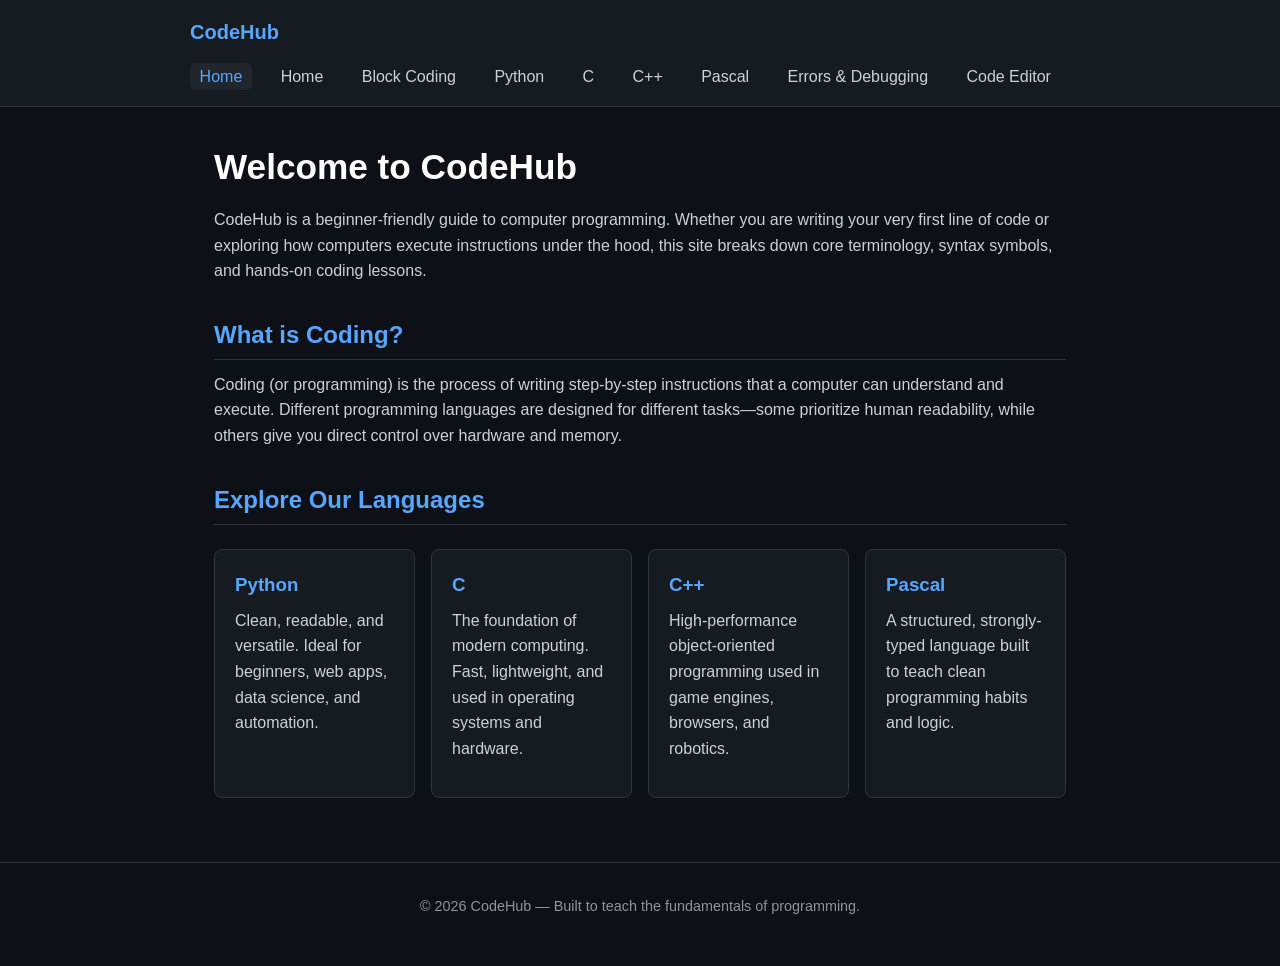
<file: index.html>
<!DOCTYPE html>
<html lang="en">
<head>
  <meta charset="UTF-8">
  <meta name="viewport" content="width=device-width, initial-scale=1.0">
  <title>CodeHub | Learn Programming Languages</title>
  <link rel="stylesheet" href="style.css">
</head>
<body>
  <header>
    <nav>
      <a href="index.html" class="logo">CodeHub</a>
      <ul class="nav-links">
        <li><a href="index.html" class="active">Home</a></li>
        <ul class="nav-links">
        <li><a href="index.html">Home</a></li>
        <li><a href="blocks.html">Block Coding</a></li>
        <li><a href="python.html">Python</a></li>
        <li><a href="c.html">C</a></li>
        <li><a href="cpp.html">C++</a></li>
        <li><a href="pascal.html">Pascal</a></li>
        <li><a href="errors.html">Errors &amp; Debugging</a></li>
        <li><a href="editor.html">Code Editor</a></li>
      </ul>
    </nav>
  </header>

  <main>
    <h1>Welcome to CodeHub</h1>
    <p>CodeHub is a beginner-friendly guide to computer programming. Whether you are writing your very first line of code or exploring how computers execute instructions under the hood, this site breaks down core terminology, syntax symbols, and hands-on coding lessons.</p>

    <h2>What is Coding?</h2>
    <p>Coding (or programming) is the process of writing step-by-step instructions that a computer can understand and execute. Different programming languages are designed for different tasks—some prioritize human readability, while others give you direct control over hardware and memory.</p>

    <h2>Explore Our Languages</h2>
    <div class="card-grid">
      <a href="python.html" class="card">
        <h3>Python</h3>
        <p>Clean, readable, and versatile. Ideal for beginners, web apps, data science, and automation.</p>
      </a>
      <a href="c.html" class="card">
        <h3>C</h3>
        <p>The foundation of modern computing. Fast, lightweight, and used in operating systems and hardware.</p>
      </a>
      <a href="cpp.html" class="card">
        <h3>C++</h3>
        <p>High-performance object-oriented programming used in game engines, browsers, and robotics.</p>
      </a>
      <a href="pascal.html" class="card">
        <h3>Pascal</h3>
        <p>A structured, strongly-typed language built to teach clean programming habits and logic.</p>
      </a>
    </div>
  </main>

  <footer>
    <p>&copy; 2026 CodeHub &mdash; Built to teach the fundamentals of programming.</p>
  </footer>
</body>
</html>
</file>
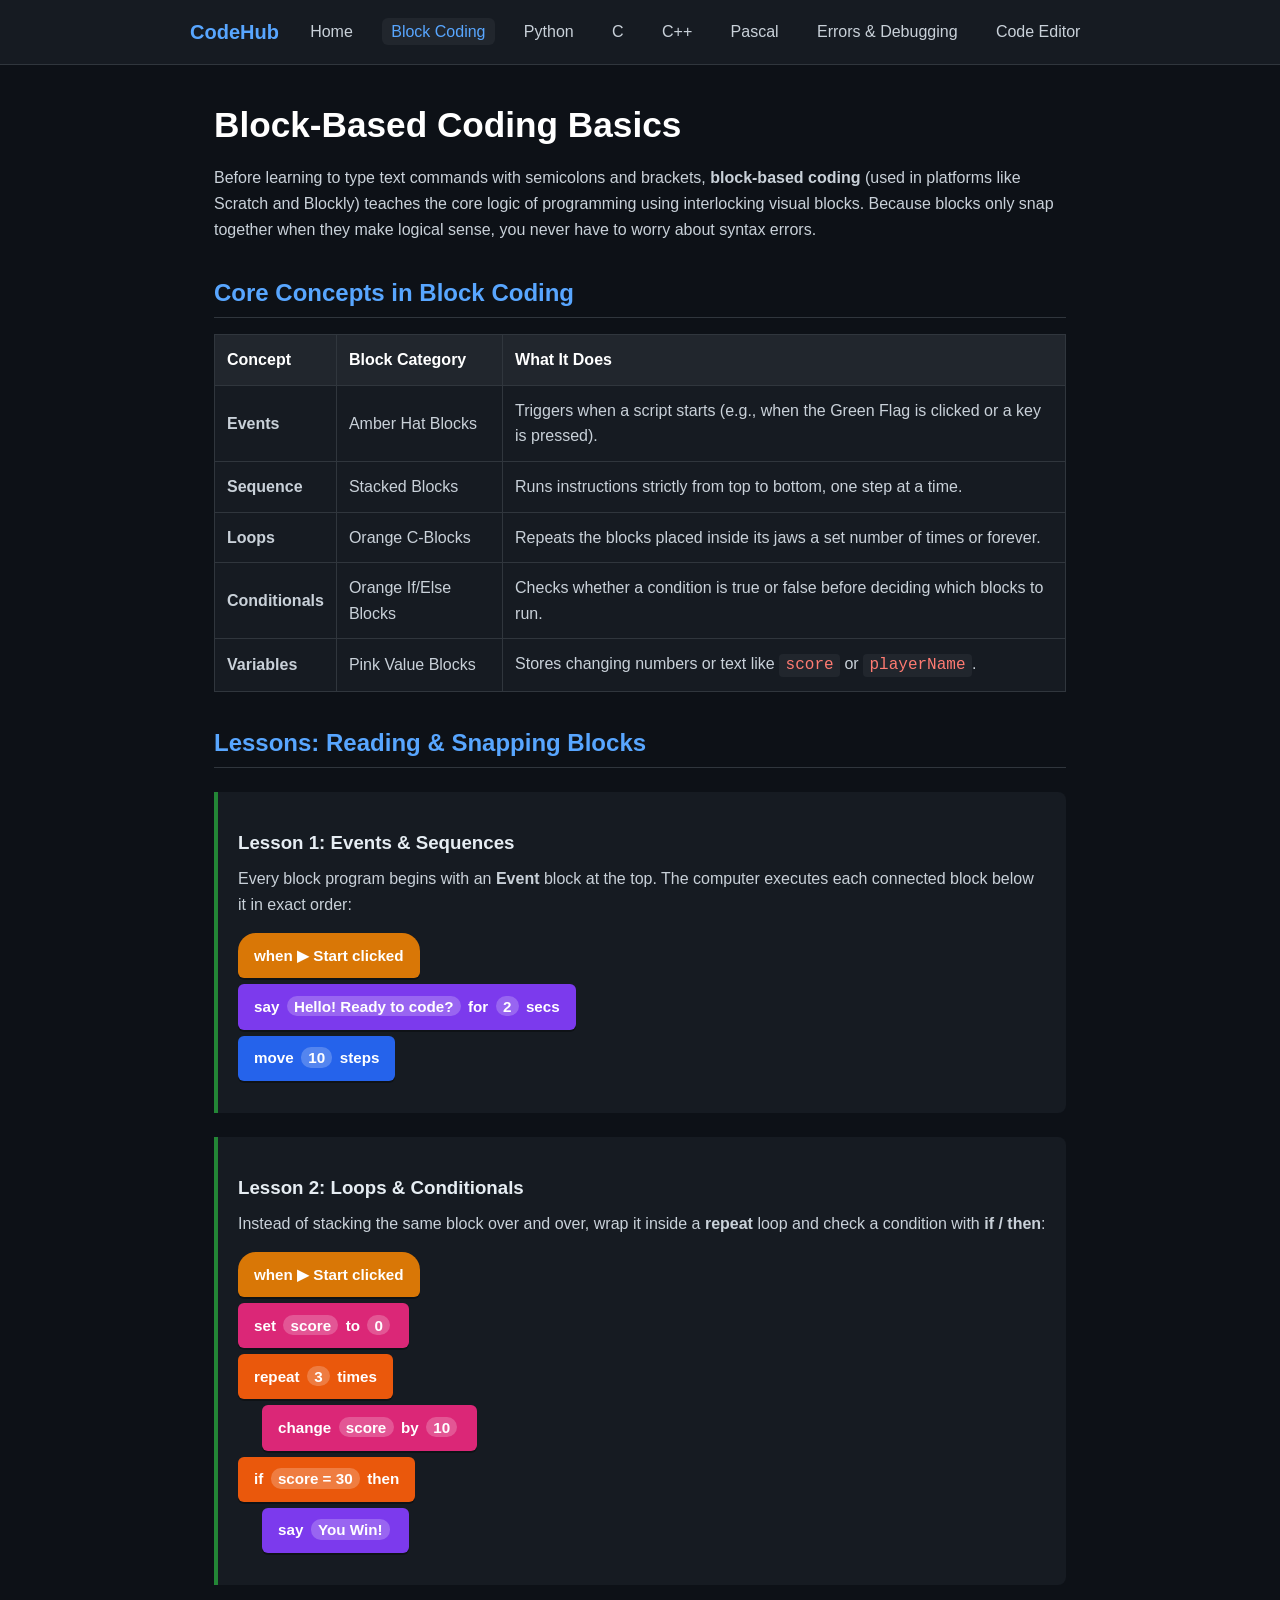
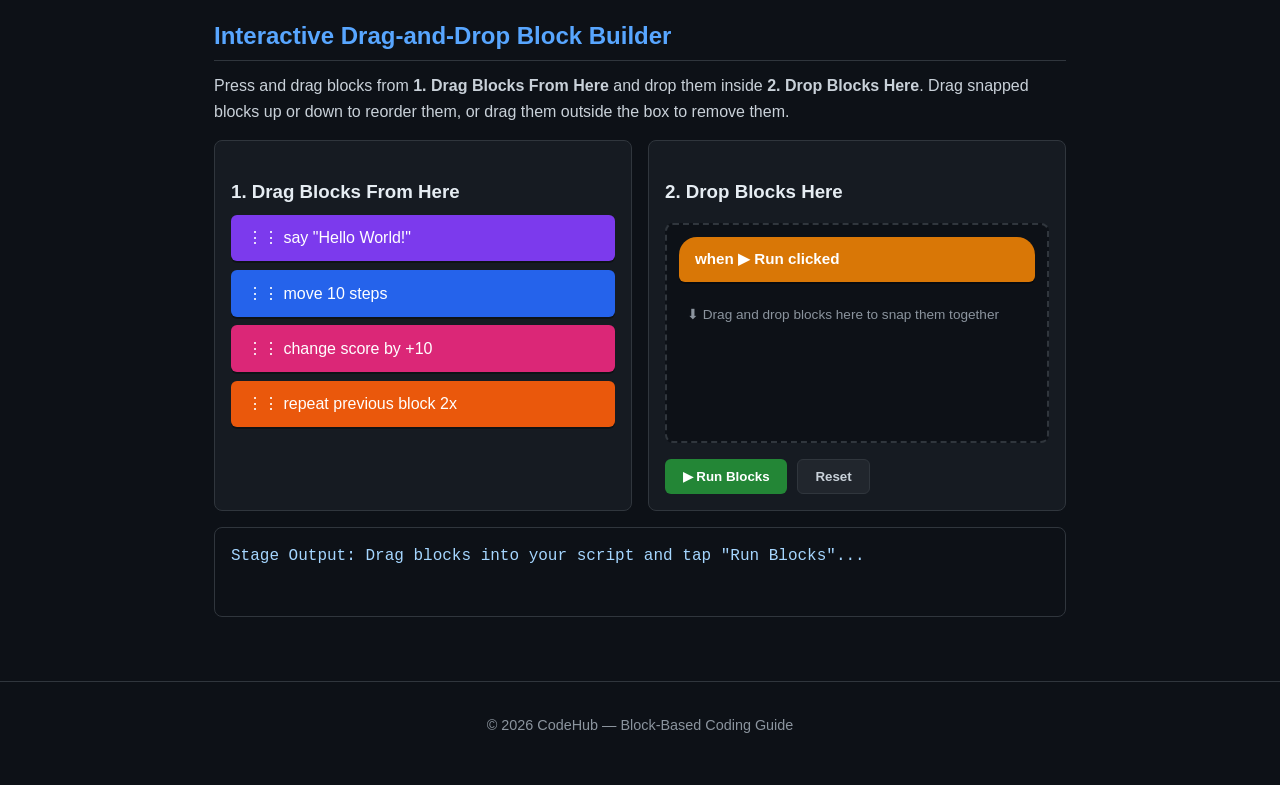
<file: blocks.html>
<!DOCTYPE html>
<html lang="en">
<head>
  <meta charset="UTF-8">
  <meta name="viewport" content="width=device-width, initial-scale=1.0">
  <title>Block Coding Basics | CodeHub</title>
  <link rel="stylesheet" href="style.css">
  <style>
    /* Visual Block Styles */
    .block-stack {
      display: flex;
      flex-direction: column;
      align-items: flex-start;
      gap: 6px;
      margin: 1rem 0;
      font-family: -apple-system, BlinkMacSystemFont, "Segoe UI", Roboto, sans-serif;
      font-weight: 600;
      font-size: 0.95rem;
    }

    .block {
      padding: 0.65rem 1rem;
      border-radius: 6px;
      color: #ffffff;
      box-shadow: 0 2px 0 rgba(0, 0, 0, 0.35);
      display: inline-block;
      user-select: none;
      -webkit-user-select: none;
    }

    .block-hat {
      border-radius: 18px 18px 6px 6px;
    }

    .block-indent {
      margin-left: 1.5rem;
    }

    .block-event { background-color: #d97706; }    /* Gold/Amber */
    .block-motion { background-color: #2563eb; }   /* Blue */
    .block-looks { background-color: #7c3aed; }    /* Purple */
    .block-control { background-color: #ea580c; }  /* Orange */
    .block-var { background-color: #db2777; }      /* Pink/Magenta */

    .block-slot {
      background-color: rgba(255, 255, 255, 0.22);
      padding: 0.1rem 0.45rem;
      border-radius: 10px;
      margin: 0 0.2rem;
    }

    /* Drag & Drop Playground Styles */
    .playground-grid {
      display: grid;
      grid-template-columns: repeat(auto-fit, minmax(260px, 1fr));
      gap: 1rem;
      margin-top: 1rem;
    }

    .palette-box, .workspace-box {
      background-color: #161b22;
      border: 1px solid #30363d;
      border-radius: 8px;
      padding: 1rem;
    }

    .drag-block {
      display: flex;
      justify-content: space-between;
      align-items: center;
      width: 100%;
      margin-bottom: 0.55rem;
      cursor: grab;
      touch-action: none; /* Prevents mobile page scroll while dragging a block */
      transition: opacity 0.12s;
    }

    .drag-block:active {
      cursor: grabbing;
    }

    .drag-block.is-dragging {
      opacity: 0.4;
    }

    .drag-ghost {
      position: fixed;
      z-index: 9999;
      pointer-events: none;
      opacity: 0.92;
      box-shadow: 0 10px 25px rgba(0, 0, 0, 0.6);
      transform: scale(1.03);
    }

    .drop-zone {
      min-height: 220px;
      padding: 0.75rem;
      border: 2px dashed #30363d;
      border-radius: 8px;
      background-color: #0d1117;
      transition: border-color 0.2s, background-color 0.2s;
    }

    .drop-zone.drag-over {
      border-color: #58a6ff;
      background-color: rgba(88, 166, 255, 0.12);
    }

    .drop-hint {
      color: #8b949e;
      font-size: 0.85rem;
      font-weight: normal;
      margin-top: 0.5rem;
      padding: 0.5rem;
    }

    .remove-x {
      background: rgba(0, 0, 0, 0.3);
      border: none;
      color: #ffffff;
      border-radius: 4px;
      padding: 0.15rem 0.5rem;
      margin-left: 0.75rem;
      font-size: 0.85rem;
      cursor: pointer;
    }

    .remove-x:hover {
      background: rgba(0, 0, 0, 0.6);
    }

    .stage-output {
      background-color: #0d1117;
      border: 1px solid #30363d;
      border-radius: 8px;
      padding: 1rem;
      margin-top: 1rem;
      min-height: 90px;
      color: #a5d6ff;
      font-family: Consolas, Monaco, monospace;
    }

    .action-row {
      display: flex;
      gap: 0.6rem;
      margin-top: 0.75rem;
    }

    .btn-run {
      background-color: #238636;
      color: #fff;
      border: none;
      padding: 0.55rem 1.1rem;
      border-radius: 6px;
      font-weight: 600;
      cursor: pointer;
    }

    .btn-clear {
      background-color: #21262d;
      color: #c9d1d9;
      border: 1px solid #30363d;
      padding: 0.55rem 1.1rem;
      border-radius: 6px;
      font-weight: 600;
      cursor: pointer;
    }
  </style>
</head>
<body>
  <header>
    <nav>
      <a href="index.html" class="logo">CodeHub</a>
      <ul class="nav-links">
        <li><a href="index.html">Home</a></li>
        <li><a href="blocks.html" class="active">Block Coding</a></li>
        <li><a href="python.html">Python</a></li>
        <li><a href="c.html">C</a></li>
        <li><a href="cpp.html">C++</a></li>
        <li><a href="pascal.html">Pascal</a></li>
        <li><a href="errors.html">Errors &amp; Debugging</a></li>
        <li><a href="editor.html">Code Editor</a></li>
      </ul>
    </nav>
  </header>

  <main>
    <h1>Block-Based Coding Basics</h1>
    <p>Before learning to type text commands with semicolons and brackets, <strong>block-based coding</strong> (used in platforms like Scratch and Blockly) teaches the core logic of programming using interlocking visual blocks. Because blocks only snap together when they make logical sense, you never have to worry about syntax errors.</p>

    <h2>Core Concepts in Block Coding</h2>
    <table>
      <tr>
        <th>Concept</th>
        <th>Block Category</th>
        <th>What It Does</th>
      </tr>
      <tr>
        <td><strong>Events</strong></td>
        <td>Amber Hat Blocks</td>
        <td>Triggers when a script starts (e.g., when the Green Flag is clicked or a key is pressed).</td>
      </tr>
      <tr>
        <td><strong>Sequence</strong></td>
        <td>Stacked Blocks</td>
        <td>Runs instructions strictly from top to bottom, one step at a time.</td>
      </tr>
      <tr>
        <td><strong>Loops</strong></td>
        <td>Orange C-Blocks</td>
        <td>Repeats the blocks placed inside its jaws a set number of times or forever.</td>
      </tr>
      <tr>
        <td><strong>Conditionals</strong></td>
        <td>Orange If/Else Blocks</td>
        <td>Checks whether a condition is true or false before deciding which blocks to run.</td>
      </tr>
      <tr>
        <td><strong>Variables</strong></td>
        <td>Pink Value Blocks</td>
        <td>Stores changing numbers or text like <code>score</code> or <code>playerName</code>.</td>
      </tr>
    </table>

    <h2>Lessons: Reading &amp; Snapping Blocks</h2>

    <div class="lesson-box">
      <h3>Lesson 1: Events &amp; Sequences</h3>
      <p>Every block program begins with an <strong>Event</strong> block at the top. The computer executes each connected block below it in exact order:</p>
      <div class="block-stack">
        <div class="block block-event block-hat">when ▶ Start clicked</div>
        <div class="block block-looks">say <span class="block-slot">Hello! Ready to code?</span> for <span class="block-slot">2</span> secs</div>
        <div class="block block-motion">move <span class="block-slot">10</span> steps</div>
      </div>
    </div>

    <div class="lesson-box">
      <h3>Lesson 2: Loops &amp; Conditionals</h3>
      <p>Instead of stacking the same block over and over, wrap it inside a <strong>repeat</strong> loop and check a condition with <strong>if / then</strong>:</p>
      <div class="block-stack">
        <div class="block block-event block-hat">when ▶ Start clicked</div>
        <div class="block block-var">set <span class="block-slot">score</span> to <span class="block-slot">0</span></div>
        <div class="block block-control">repeat <span class="block-slot">3</span> times</div>
        <div class="block block-var block-indent">change <span class="block-slot">score</span> by <span class="block-slot">10</span></div>
        <div class="block block-control">if <span class="block-slot">score = 30</span> then</div>
        <div class="block block-looks block-indent">say <span class="block-slot">You Win!</span></div>
      </div>
    </div>

    <h2>Interactive Drag-and-Drop Block Builder</h2>
    <p>Press and drag blocks from <strong>1. Drag Blocks From Here</strong> and drop them inside <strong>2. Drop Blocks Here</strong>. Drag snapped blocks up or down to reorder them, or drag them outside the box to remove them.</p>

    <div class="playground-grid">
      <div class="palette-box">
        <h3>1. Drag Blocks From Here</h3>
        <div id="paletteList">
          <div class="block block-looks drag-block" data-type="say" data-class="block-looks">
            <span>⋮⋮ say "Hello World!"</span>
          </div>
          <div class="block block-motion drag-block" data-type="move" data-class="block-motion">
            <span>⋮⋮ move 10 steps</span>
          </div>
          <div class="block block-var drag-block" data-type="score" data-class="block-var">
            <span>⋮⋮ change score by +10</span>
          </div>
          <div class="block block-control drag-block" data-type="repeat" data-class="block-control">
            <span>⋮⋮ repeat previous block 2x</span>
          </div>
        </div>
      </div>

      <div class="workspace-box">
        <h3>2. Drop Blocks Here</h3>
        <div id="dropZone" class="drop-zone block-stack">
          <div class="block block-event block-hat" style="width: 100%;">when ▶ Run clicked</div>
          <div id="dropHint" class="drop-hint">⬇ Drag and drop blocks here to snap them together</div>
        </div>
        <div class="action-row">
          <button class="btn-run" onclick="runBlocks()">▶ Run Blocks</button>
          <button class="btn-clear" onclick="clearBlocks()">Reset</button>
        </div>
      </div>
    </div>

    <div id="stageOutput" class="stage-output">Stage Output: Drag blocks into your script and tap "Run Blocks"...</div>
  </main>

  <footer>
    <p>&copy; 2026 CodeHub &mdash; Block-Based Coding Guide</p>
  </footer>

  <script>
    const dropZone = document.getElementById("dropZone");
    const dropHint = document.getElementById("dropHint");

    const labels = {
      say: 'say "Hello World!"',
      move: "move 10 steps",
      score: "change score by +10",
      repeat: "repeat previous block 2x"
    };

    function toggleHint() {
      const items = dropZone.querySelectorAll(".workspace-item");
      dropHint.style.display = items.length === 0 ? "block" : "none";
    }

    function createWorkspaceBlock(type, cssClass) {
      const el = document.createElement("div");
      el.className = "block " + cssClass + " drag-block workspace-item";
      el.dataset.type = type;
      el.dataset.class = cssClass;

      const textSpan = document.createElement("span");
      textSpan.textContent = "⋮⋮ " + labels[type];

      const removeBtn = document.createElement("button");
      removeBtn.className = "remove-x";
      removeBtn.textContent = "✕";
      removeBtn.title = "Remove block";
      removeBtn.addEventListener("pointerdown", (e) => e.stopPropagation());
      removeBtn.addEventListener("click", () => {
        el.remove();
        toggleHint();
      });

      el.appendChild(textSpan);
      el.appendChild(removeBtn);

      enablePointerDrag(el, false);
      return el;
    }

    function getInsertPosition(clientY) {
      const items = [...dropZone.querySelectorAll(".workspace-item:not(.is-dragging)")];
      return items.reduce((closest, child) => {
        const box = child.getBoundingClientRect();
        const offset = clientY - box.top - box.height / 2;
        if (offset < 0 && offset > closest.offset) {
          return { offset: offset, element: child };
        }
        return closest;
      }, { offset: Number.NEGATIVE_INFINITY }).element;
    }

    function isInsideDropZone(clientX, clientY) {
      const rect = dropZone.getBoundingClientRect();
      return (
        clientX >= rect.left - 15 &&
        clientX <= rect.right + 15 &&
        clientY >= rect.top - 15 &&
        clientY <= rect.bottom + 15
      );
    }

    function enablePointerDrag(element, isFromPalette) {
      element.addEventListener("pointerdown", (e) => {
        if (e.target.classList.contains("remove-x")) return;
        e.preventDefault();

        const rect = element.getBoundingClientRect();
        const offsetX = e.clientX - rect.left;
        const offsetY = e.clientY - rect.top;

        // Create floating visual clone that follows finger/mouse
        const ghost = element.cloneNode(true);
        ghost.classList.add("drag-ghost");
        ghost.style.width = rect.width + "px";
        ghost.style.left = (e.clientX - offsetX) + "px";
        ghost.style.top = (e.clientY - offsetY) + "px";
        document.body.appendChild(ghost);

        element.classList.add("is-dragging");
        element.setPointerCapture(e.pointerId);

        function onPointerMove(moveEvent) {
          ghost.style.left = (moveEvent.clientX - offsetX) + "px";
          ghost.style.top = (moveEvent.clientY - offsetY) + "px";

          if (isInsideDropZone(moveEvent.clientX, moveEvent.clientY)) {
            dropZone.classList.add("drag-over");
          } else {
            dropZone.classList.remove("drag-over");
          }
        }

        function onPointerUp(upEvent) {
          element.releasePointerCapture(upEvent.pointerId);
          element.removeEventListener("pointermove", onPointerMove);
          element.removeEventListener("pointerup", onPointerUp);
          element.removeEventListener("pointercancel", onPointerUp);

          ghost.remove();
          element.classList.remove("is-dragging");
          dropZone.classList.remove("drag-over");

          if (isInsideDropZone(upEvent.clientX, upEvent.clientY)) {
            const afterEl = getInsertPosition(upEvent.clientY);
            const targetBlock = isFromPalette
              ? createWorkspaceBlock(element.dataset.type, element.dataset.class)
              : element;

            if (afterEl == null) {
              dropZone.appendChild(targetBlock);
            } else {
              dropZone.insertBefore(targetBlock, afterEl);
            }
            toggleHint();
          } else if (!isFromPalette) {
            // Dragging an existing block outside the drop zone removes it
            element.remove();
            toggleHint();
          }
        }

        element.addEventListener("pointermove", onPointerMove);
        element.addEventListener("pointerup", onPointerUp);
        element.addEventListener("pointercancel", onPointerUp);
      });
    }

    // Initialize dragging for all palette blocks
    document.querySelectorAll("#paletteList .drag-block").forEach((block) => {
      enablePointerDrag(block, true);
    });

    function clearBlocks() {
      dropZone.querySelectorAll(".workspace-item").forEach((el) => el.remove());
      toggleHint();
      document.getElementById("stageOutput").textContent = 'Stage Output: Drag blocks into your script and tap "Run Blocks"...';
    }

    function runBlocks() {
      const output = document.getElementById("stageOutput");
      const items = [...dropZone.querySelectorAll(".workspace-item")];

      if (items.length === 0) {
        output.textContent = "Stage Output: Drag and drop at least one block under 'when ▶ Run clicked' first!";
        return;
      }

      let steps = 0;
      let score = 0;
      let logs = [];

      function executeAction(type) {
        if (type === "say") {
          logs.push('Character says: "Hello World!"');
        } else if (type === "move") {
          steps += 10;
          logs.push("Character moved 10 steps (Total position: " + steps + ")");
        } else if (type === "score") {
          score += 10;
          logs.push("Score increased by 10 (Current score: " + score + ")");
        }
      }

      for (let i = 0; i < items.length; i++) {
        const currentType = items[i].dataset.type;
        if (currentType === "repeat") {
          if (i > 0 && items[i - 1].dataset.type !== "repeat") {
            logs.push("--- Repeating previous block 2 times ---");
            executeAction(items[i - 1].dataset.type);
            executeAction(items[i - 1].dataset.type);
          } else {
            logs.push("(Place a block above 'repeat' to repeat it!)");
          }
        } else {
          executeAction(currentType);
        }
      }

      output.innerHTML = "<strong>Execution Log:</strong><br>" + logs.join("<br>");
    }
  </script>
</body>
</html>
</file>
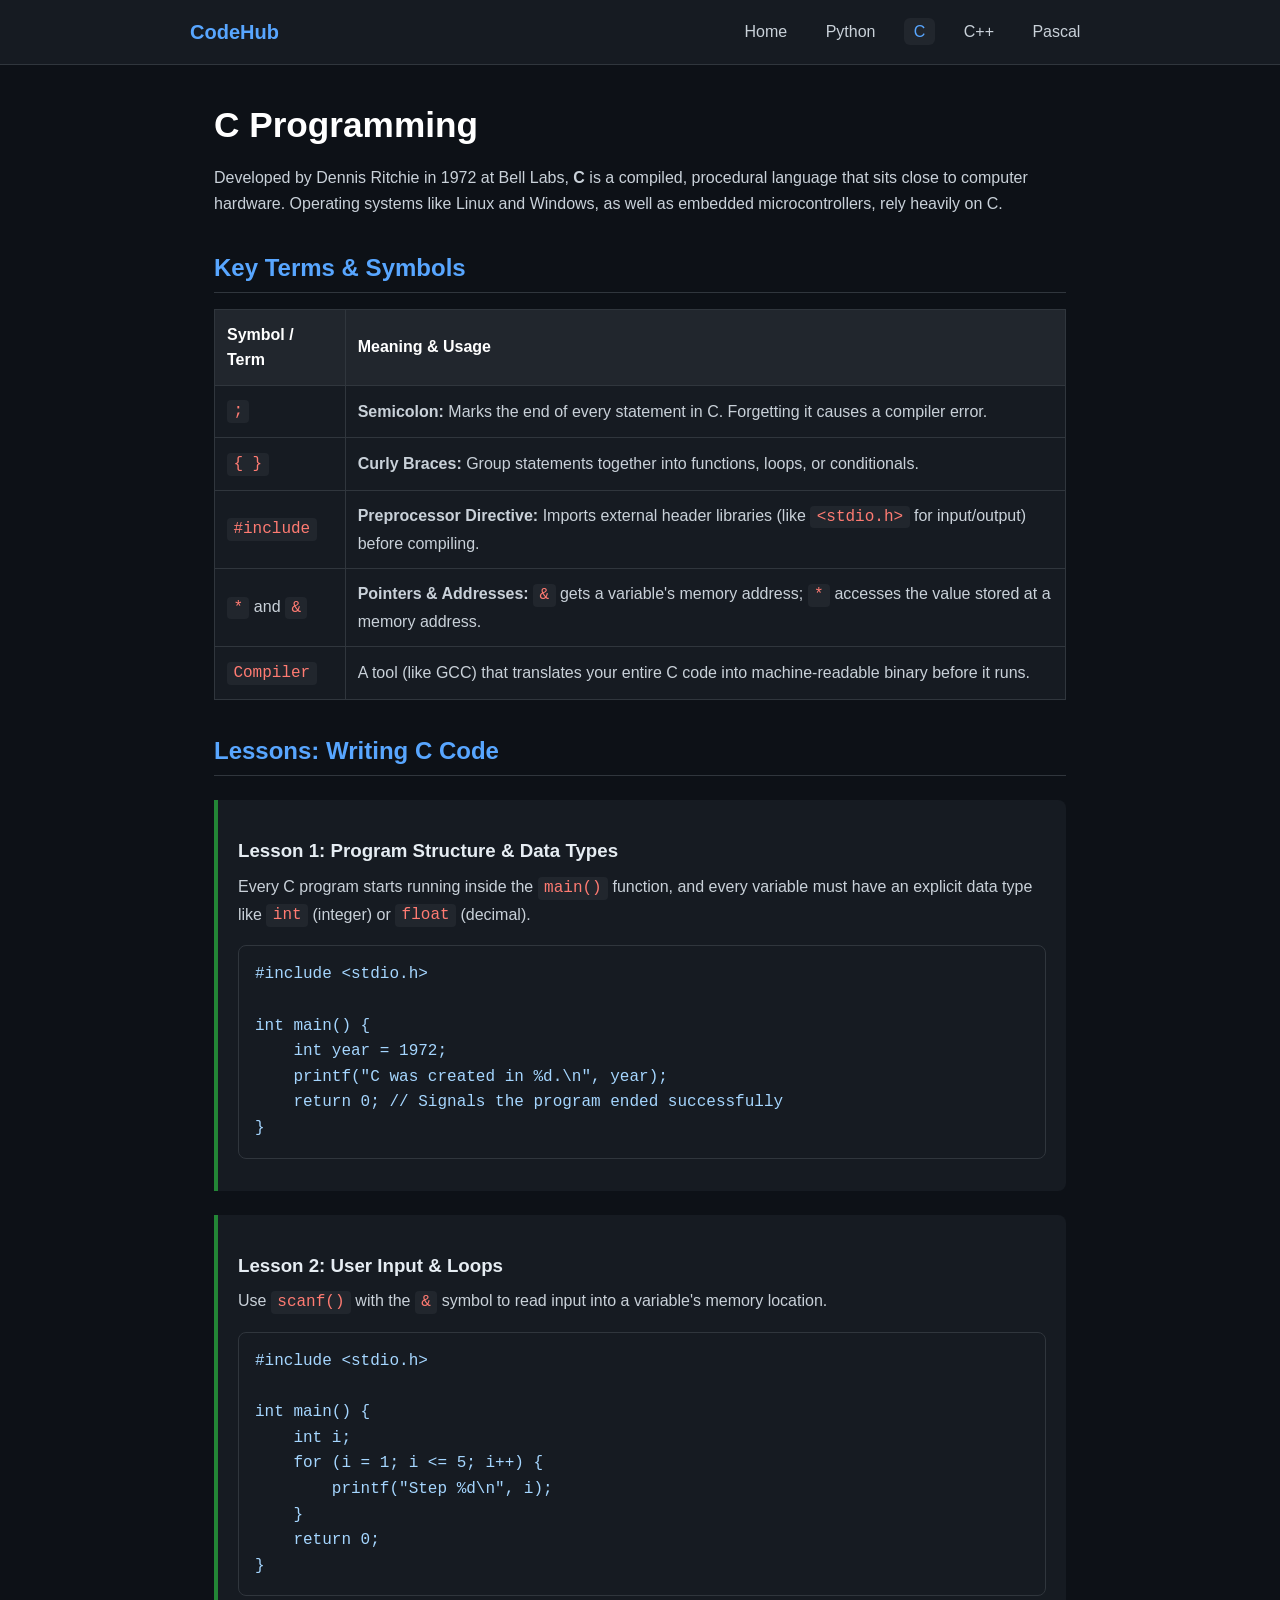
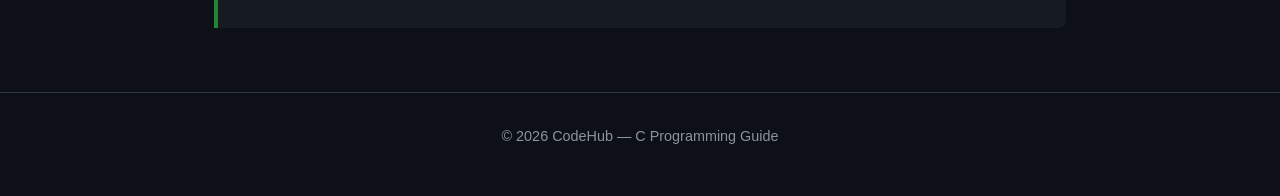
<file: c.html>
<!DOCTYPE html>
<html lang="en">
<head>
  <meta charset="UTF-8">
  <meta name="viewport" content="width=device-width, initial-scale=1.0">
  <title>C Language | CodeHub</title>
  <link rel="stylesheet" href="style.css">
</head>
<body>
  <header>
    <nav>
      <a href="index.html" class="logo">CodeHub</a>
      <ul class="nav-links">
        <li><a href="index.html">Home</a></li>
        <li><a href="python.html">Python</a></li>
        <li><a href="c.html" class="active">C</a></li>
        <li><a href="cpp.html">C++</a></li>
        <li><a href="pascal.html">Pascal</a></li>
      </ul>
    </nav>
  </header>

  <main>
    <h1>C Programming</h1>
    <p>Developed by Dennis Ritchie in 1972 at Bell Labs, <strong>C</strong> is a compiled, procedural language that sits close to computer hardware. Operating systems like Linux and Windows, as well as embedded microcontrollers, rely heavily on C.</p>

    <h2>Key Terms &amp; Symbols</h2>
    <table>
      <tr>
        <th>Symbol / Term</th>
        <th>Meaning &amp; Usage</th>
      </tr>
      <tr>
        <td><code>;</code></td>
        <td><strong>Semicolon:</strong> Marks the end of every statement in C. Forgetting it causes a compiler error.</td>
      </tr>
      <tr>
        <td><code>{ }</code></td>
        <td><strong>Curly Braces:</strong> Group statements together into functions, loops, or conditionals.</td>
      </tr>
      <tr>
        <td><code>#include</code></td>
        <td><strong>Preprocessor Directive:</strong> Imports external header libraries (like <code>&lt;stdio.h&gt;</code> for input/output) before compiling.</td>
      </tr>
      <tr>
        <td><code>*</code> and <code>&amp;</code></td>
        <td><strong>Pointers &amp; Addresses:</strong> <code>&amp;</code> gets a variable's memory address; <code>*</code> accesses the value stored at a memory address.</td>
      </tr>
      <tr>
        <td><code>Compiler</code></td>
        <td>A tool (like GCC) that translates your entire C code into machine-readable binary before it runs.</td>
      </tr>
    </table>

    <h2>Lessons: Writing C Code</h2>

    <div class="lesson-box">
      <h3>Lesson 1: Program Structure &amp; Data Types</h3>
      <p>Every C program starts running inside the <code>main()</code> function, and every variable must have an explicit data type like <code>int</code> (integer) or <code>float</code> (decimal).</p>
      <pre><code>#include &lt;stdio.h&gt;

int main() {
    int year = 1972;
    printf("C was created in %d.\n", year);
    return 0; // Signals the program ended successfully
}</code></pre>
    </div>

    <div class="lesson-box">
      <h3>Lesson 2: User Input &amp; Loops</h3>
      <p>Use <code>scanf()</code> with the <code>&amp;</code> symbol to read input into a variable's memory location.</p>
      <pre><code>#include &lt;stdio.h&gt;

int main() {
    int i;
    for (i = 1; i &lt;= 5; i++) {
        printf("Step %d\n", i);
    }
    return 0;
}</code></pre>
    </div>
  </main>

  <footer>
    <p>&copy; 2026 CodeHub &mdash; C Programming Guide</p>
  </footer>
</body>
</html>
</file>
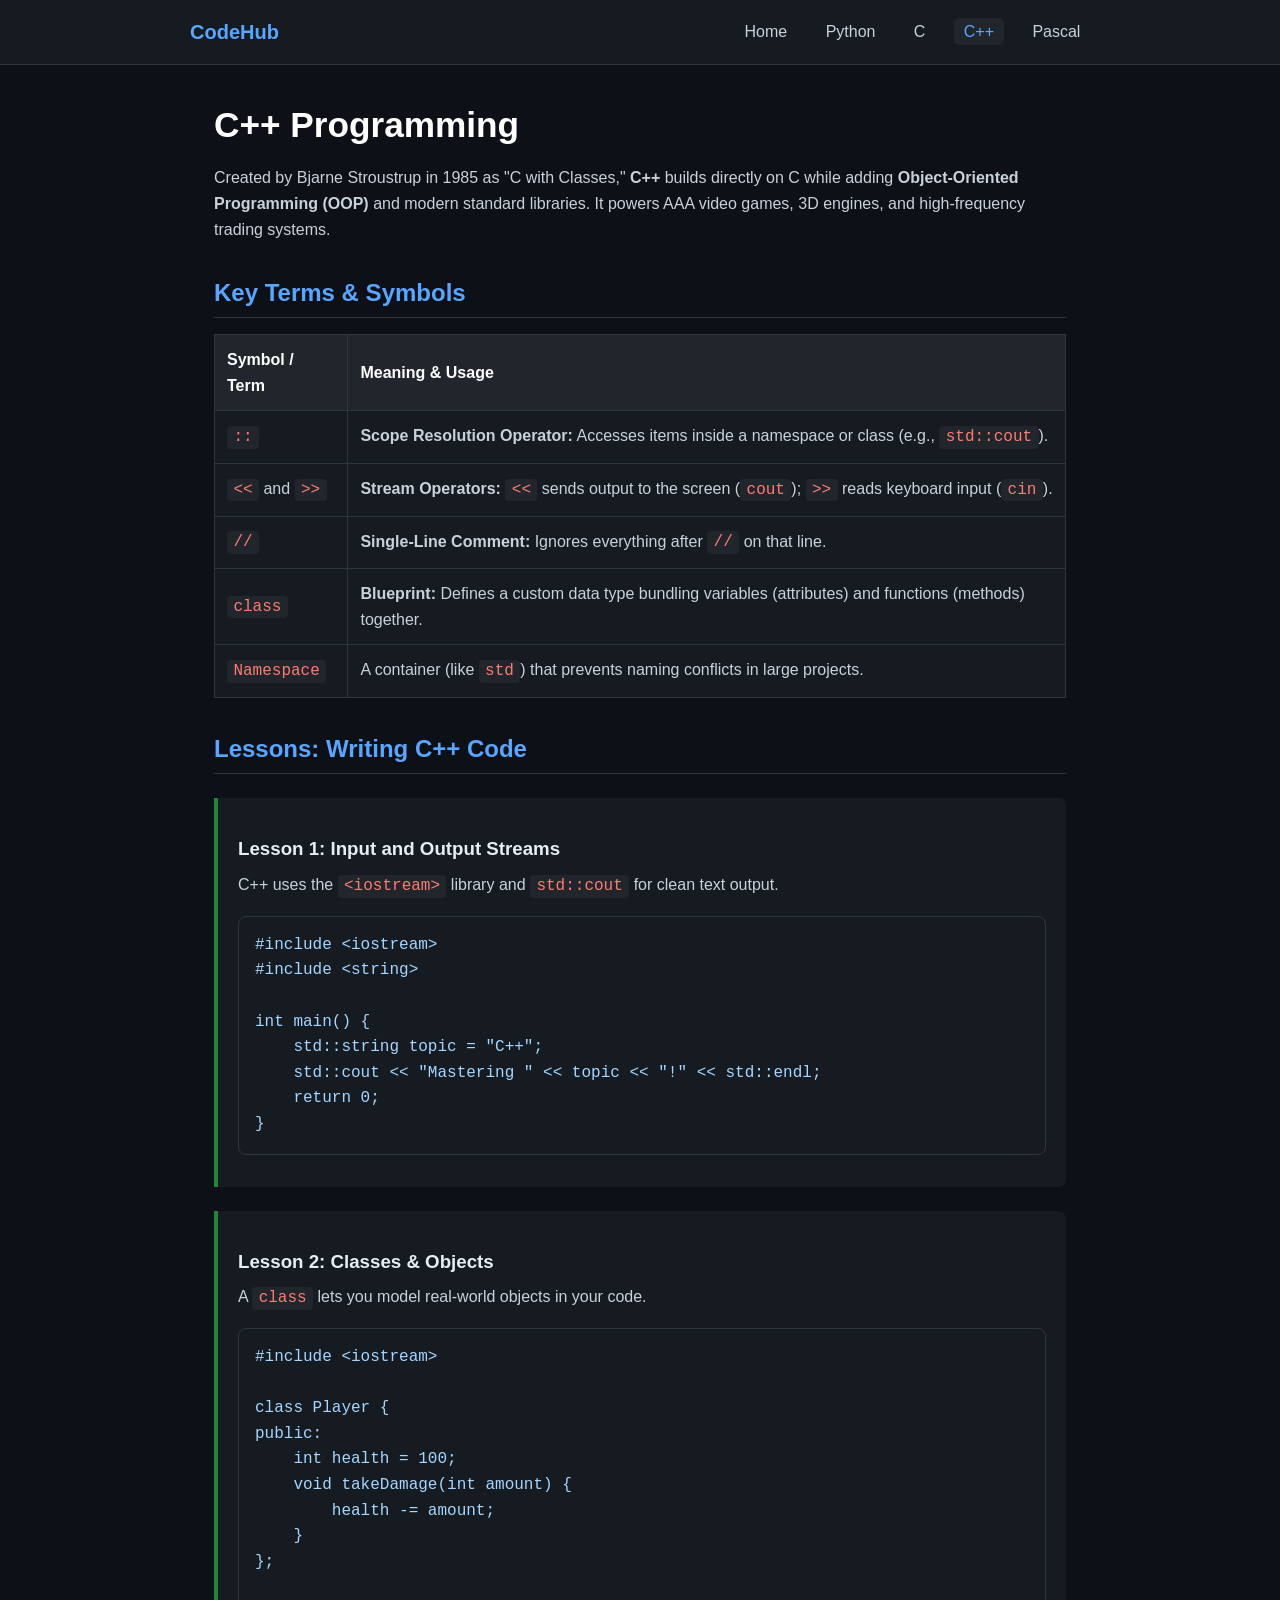
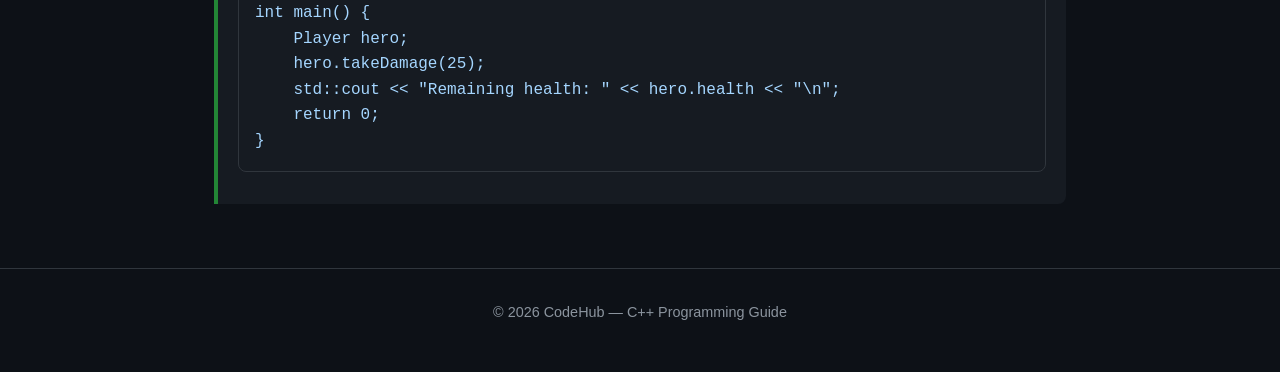
<file: cpp.html>
<!DOCTYPE html>
<html lang="en">
<head>
  <meta charset="UTF-8">
  <meta name="viewport" content="width=device-width, initial-scale=1.0">
  <title>C++ Language | CodeHub</title>
  <link rel="stylesheet" href="style.css">
</head>
<body>
  <header>
    <nav>
      <a href="index.html" class="logo">CodeHub</a>
      <ul class="nav-links">
        <li><a href="index.html">Home</a></li>
        <li><a href="python.html">Python</a></li>
        <li><a href="c.html">C</a></li>
        <li><a href="cpp.html" class="active">C++</a></li>
        <li><a href="pascal.html">Pascal</a></li>
      </ul>
    </nav>
  </header>

  <main>
    <h1>C++ Programming</h1>
    <p>Created by Bjarne Stroustrup in 1985 as "C with Classes," <strong>C++</strong> builds directly on C while adding <strong>Object-Oriented Programming (OOP)</strong> and modern standard libraries. It powers AAA video games, 3D engines, and high-frequency trading systems.</p>

    <h2>Key Terms &amp; Symbols</h2>
    <table>
      <tr>
        <th>Symbol / Term</th>
        <th>Meaning &amp; Usage</th>
      </tr>
      <tr>
        <td><code>::</code></td>
        <td><strong>Scope Resolution Operator:</strong> Accesses items inside a namespace or class (e.g., <code>std::cout</code>).</td>
      </tr>
      <tr>
        <td><code>&lt;&lt;</code> and <code>&gt;&gt;</code></td>
        <td><strong>Stream Operators:</strong> <code>&lt;&lt;</code> sends output to the screen (<code>cout</code>); <code>&gt;&gt;</code> reads keyboard input (<code>cin</code>).</td>
      </tr>
      <tr>
        <td><code>//</code></td>
        <td><strong>Single-Line Comment:</strong> Ignores everything after <code>//</code> on that line.</td>
      </tr>
      <tr>
        <td><code>class</code></td>
        <td><strong>Blueprint:</strong> Defines a custom data type bundling variables (attributes) and functions (methods) together.</td>
      </tr>
      <tr>
        <td><code>Namespace</code></td>
        <td>A container (like <code>std</code>) that prevents naming conflicts in large projects.</td>
      </tr>
    </table>

    <h2>Lessons: Writing C++ Code</h2>

    <div class="lesson-box">
      <h3>Lesson 1: Input and Output Streams</h3>
      <p>C++ uses the <code>&lt;iostream&gt;</code> library and <code>std::cout</code> for clean text output.</p>
      <pre><code>#include &lt;iostream&gt;
#include &lt;string&gt;

int main() {
    std::string topic = "C++";
    std::cout &lt;&lt; "Mastering " &lt;&lt; topic &lt;&lt; "!" &lt;&lt; std::endl;
    return 0;
}</code></pre>
    </div>

    <div class="lesson-box">
      <h3>Lesson 2: Classes &amp; Objects</h3>
      <p>A <code>class</code> lets you model real-world objects in your code.</p>
      <pre><code>#include &lt;iostream&gt;

class Player {
public:
    int health = 100;
    void takeDamage(int amount) {
        health -= amount;
    }
};

int main() {
    Player hero;
    hero.takeDamage(25);
    std::cout &lt;&lt; "Remaining health: " &lt;&lt; hero.health &lt;&lt; "\n";
    return 0;
}</code></pre>
    </div>
  </main>

  <footer>
    <p>&copy; 2026 CodeHub &mdash; C++ Programming Guide</p>
  </footer>
</body>
</html>
</file>
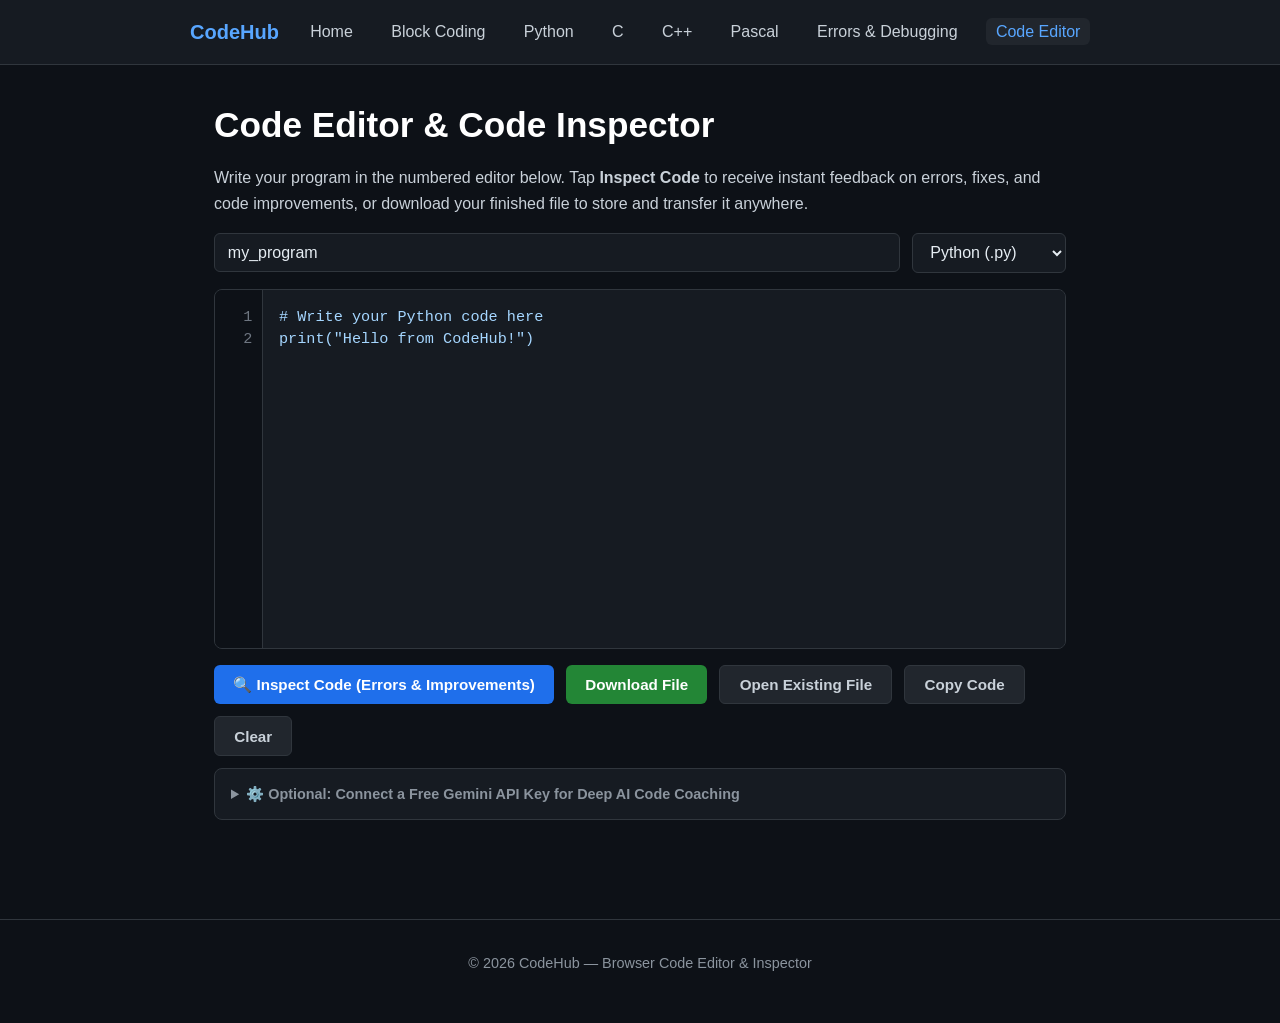
<file: editor.html>
<!DOCTYPE html>
<html lang="en">
<head>
  <meta charset="UTF-8">
  <meta name="viewport" content="width=device-width, initial-scale=1.0">
  <title>Code Editor &amp; Code Inspector | CodeHub</title>
  <link rel="stylesheet" href="style.css">
  <style>
    .editor-controls {
      display: flex;
      flex-wrap: wrap;
      gap: 0.75rem;
      margin-bottom: 1rem;
      align-items: center;
    }

    .editor-controls input,
    .editor-controls select {
      background-color: #161b22;
      color: #e6edf3;
      border: 1px solid #30363d;
      padding: 0.6rem 0.8rem;
      border-radius: 6px;
      font-size: 1rem;
    }

    .editor-controls input {
      flex: 1;
      min-width: 160px;
    }

    .editor-wrapper {
      display: flex;
      background-color: #161b22;
      border: 1px solid #30363d;
      border-radius: 8px;
      overflow: hidden;
      height: 360px;
    }

    .editor-wrapper:focus-within {
      border-color: #58a6ff;
    }

    .line-numbers {
      width: 48px;
      padding: 1rem 0.6rem 1rem 0.25rem;
      background-color: #0d1117;
      border-right: 1px solid #30363d;
      color: #6e7681;
      font-family: Consolas, Monaco, "Courier New", monospace;
      font-size: 0.95rem;
      line-height: 1.5;
      text-align: right;
      user-select: none;
      overflow: hidden;
      white-space: pre;
    }

    .code-area {
      flex: 1;
      background-color: #161b22;
      color: #a5d6ff;
      border: none;
      padding: 1rem;
      font-family: Consolas, Monaco, "Courier New", monospace;
      font-size: 0.95rem;
      line-height: 1.5;
      resize: none;
      tab-size: 4;
      white-space: pre;
      overflow-x: auto;
      overflow-y: auto;
    }

    .code-area:focus {
      outline: none;
    }

    .button-group {
      display: flex;
      flex-wrap: wrap;
      gap: 0.75rem;
      margin-top: 1rem;
    }

    .btn {
      padding: 0.65rem 1.2rem;
      border: none;
      border-radius: 6px;
      font-size: 0.95rem;
      font-weight: 600;
      cursor: pointer;
    }

    .btn-inspect {
      background-color: #1f6feb;
      color: #ffffff;
    }

    .btn-inspect:hover {
      background-color: #388bfd;
    }

    .btn-primary {
      background-color: #238636;
      color: #ffffff;
    }

    .btn-primary:hover {
      background-color: #2ea043;
    }

    .btn-secondary {
      background-color: #21262d;
      color: #c9d1d9;
      border: 1px solid #30363d;
    }

    .btn-secondary:hover {
      border-color: #58a6ff;
      color: #ffffff;
    }

    .status-msg {
      margin-top: 0.75rem;
      font-size: 0.9rem;
      color: #3fb950;
      min-height: 1.4rem;
    }

    /* Optional AI Key Panel */
    .ai-settings {
      background-color: #161b22;
      border: 1px solid #30363d;
      border-radius: 8px;
      padding: 0.85rem 1rem;
      margin-top: 0.75rem;
    }

    .ai-settings summary {
      cursor: pointer;
      color: #8b949e;
      font-size: 0.9rem;
      font-weight: 600;
    }

    .api-key-row {
      display: flex;
      flex-wrap: wrap;
      gap: 0.5rem;
      margin-top: 0.75rem;
    }

    .api-key-row input {
      flex: 1;
      min-width: 200px;
      background-color: #0d1117;
      color: #e6edf3;
      border: 1px solid #30363d;
      padding: 0.5rem 0.75rem;
      border-radius: 6px;
    }

    /* Feedback Report Panel */
    .inspector-box {
      background-color: #161b22;
      border: 1px solid #30363d;
      border-radius: 8px;
      padding: 1.25rem;
      margin-top: 1.25rem;
      display: none;
    }

    .inspector-box.pass {
      border-left: 5px solid #238636;
    }

    .inspector-box.fail {
      border-left: 5px solid #da3633;
    }

    .verdict-badge {
      display: inline-block;
      padding: 0.3rem 0.75rem;
      border-radius: 20px;
      font-weight: 700;
      font-size: 0.9rem;
      margin-bottom: 0.75rem;
    }

    .verdict-pass {
      background-color: rgba(35, 134, 54, 0.2);
      color: #3fb950;
      border: 1px solid #238636;
    }

    .verdict-fail {
      background-color: rgba(218, 54, 51, 0.2);
      color: #ff7b72;
      border: 1px solid #da3633;
    }

    .feedback-section-title {
      color: #ffffff;
      font-size: 1.05rem;
      margin-top: 1rem;
      margin-bottom: 0.5rem;
      border-bottom: 1px solid #30363d;
      padding-bottom: 0.25rem;
    }

    .issue-item {
      background-color: #0d1117;
      border: 1px solid #30363d;
      border-left: 3px solid #da3633;
      border-radius: 6px;
      padding: 0.85rem;
      margin-top: 0.65rem;
    }

    .issue-item strong {
      color: #ff7b72;
    }

    .fix-tip {
      color: #3fb950;
      margin-top: 0.35rem;
      display: block;
    }

    .improve-item {
      background-color: #0d1117;
      border: 1px solid #30363d;
      border-left: 3px solid #58a6ff;
      border-radius: 6px;
      padding: 0.85rem;
      margin-top: 0.65rem;
    }

    .improve-item strong {
      color: #58a6ff;
    }

    .ai-response-text {
      white-space: pre-wrap;
      line-height: 1.6;
      color: #e6edf3;
      margin-top: 0.75rem;
    }
  </style>
</head>
<body>
  <header>
    <nav>
      <a href="index.html" class="logo">CodeHub</a>
      <ul class="nav-links">
        <li><a href="index.html">Home</a></li>
        <li><a href="blocks.html">Block Coding</a></li>
        <li><a href="python.html">Python</a></li>
        <li><a href="c.html">C</a></li>
        <li><a href="cpp.html">C++</a></li>
        <li><a href="pascal.html">Pascal</a></li>
        <li><a href="errors.html">Errors &amp; Debugging</a></li>
        <li><a href="editor.html" class="active">Code Editor</a></li>
      </ul>
    </nav>
  </header>

  <main>
    <h1>Code Editor &amp; Code Inspector</h1>
    <p>Write your program in the numbered editor below. Tap <strong>Inspect Code</strong> to receive instant feedback on errors, fixes, and code improvements, or download your finished file to store and transfer it anywhere.</p>

    <div class="editor-controls">
      <input type="text" id="filename" value="my_program" placeholder="Enter file name">
      <select id="language" onchange="loadTemplate()">
        <option value=".py">Python (.py)</option>
        <option value=".c">C (.c)</option>
        <option value=".cpp">C++ (.cpp)</option>
        <option value=".pas">Pascal (.pas)</option>
        <option value=".txt">Plain Text (.txt)</option>
      </select>
    </div>

    <div class="editor-wrapper">
      <div id="lineNumbers" class="line-numbers">1</div>
      <textarea id="codeEditor" class="code-area" spellcheck="false" placeholder="Write your code here..."># Write your Python code here
print("Hello from CodeHub!")</textarea>
    </div>

    <div class="button-group">
      <button class="btn btn-inspect" onclick="inspectCode()">🔍 Inspect Code (Errors &amp; Improvements)</button>
      <button class="btn btn-primary" onclick="downloadCode()">Download File</button>
      <button class="btn btn-secondary" onclick="document.getElementById('fileInput').click()">Open Existing File</button>
      <button class="btn btn-secondary" onclick="copyCode()">Copy Code</button>
      <button class="btn btn-secondary" onclick="clearEditor()">Clear</button>
      <input type="file" id="fileInput" style="display:none" accept=".py,.c,.cpp,.pas,.txt" onchange="openFile(event)">
    </div>

    <details class="ai-settings">
      <summary>⚙️ Optional: Connect a Free Gemini API Key for Deep AI Code Coaching</summary>
      <p style="font-size: 0.85rem; margin-top: 0.5rem; color: #8b949e;">The built-in inspector works automatically with zero setup. If you want conversational AI feedback and full code rewrites, paste your own free Google AI Studio key below (saved only on your device).</p>
      <div class="api-key-row">
        <input type="password" id="geminiApiKey" placeholder="Paste Gemini API Key (AIza...)">
        <button class="btn btn-secondary" onclick="saveApiKey()">Save Key</button>
      </div>
    </details>

    <p id="statusMsg" class="status-msg"></p>

    <div id="inspectorBox" class="inspector-box"></div>
  </main>

  <footer>
    <p>&copy; 2026 CodeHub &mdash; Browser Code Editor &amp; Inspector</p>
  </footer>

  <script>
    const editor = document.getElementById("codeEditor");
    const lineNumbers = document.getElementById("lineNumbers");
    const inspectorBox = document.getElementById("inspectorBox");

    document.getElementById("geminiApiKey").value = localStorage.getItem("codehub_gemini_key") || "";

    const templates = {
      ".py": '# Python Program\nprint("Hello from CodeHub!")\n',
      ".c": '#include <stdio.h>\n\nint main() {\n    printf("Hello from CodeHub!\\n");\n    return 0;\n}\n',
      ".cpp": '#include <iostream>\n\nint main() {\n    std::cout << "Hello from CodeHub!" << std::endl;\n    return 0;\n}\n',
      ".pas": "program MyProgram;\nbegin\n  writeln('Hello from CodeHub!');\nend.\n",
      ".txt": "Write your notes or pseudocode here...\n"
    };

    function updateLineNumbers() {
      const totalLines = editor.value.split("\n").length;
      let numbers = "";
      for (let i = 1; i <= totalLines; i++) {
        numbers += i + "\n";
      }
      lineNumbers.textContent = numbers;
    }

    editor.addEventListener("scroll", () => {
      lineNumbers.scrollTop = editor.scrollTop;
    });

    editor.addEventListener("input", updateLineNumbers);

    function showStatus(text) {
      const msg = document.getElementById("statusMsg");
      msg.textContent = text;
      setTimeout(() => { msg.textContent = ""; }, 4000);
    }

    function saveApiKey() {
      const key = document.getElementById("geminiApiKey").value.trim();
      localStorage.setItem("codehub_gemini_key", key);
      showStatus(key ? "Gemini API key saved locally in your browser!" : "API key cleared.");
    }

    function loadTemplate() {
      const ext = document.getElementById("language").value;
      if (editor.value.trim() === "" || Object.values(templates).includes(editor.value)) {
        editor.value = templates[ext];
        updateLineNumbers();
      }
      inspectorBox.style.display = "none";
    }

    function analyzeCode(code, ext) {
      const errors = [];
      const improvements = [];
      const lines = code.split("\n");

      if (code.trim() === "") {
        errors.push({
          type: "Empty Program",
          line: 1,
          message: "There is no code in the editor to inspect.",
          fix: "Write some code or switch the language dropdown to load a starter template."
        });
        return { errors, improvements };
      }

      // 1. Universal Bracket & Quote Checks
      const stack = [];
      const pairs = { "(": ")", "[": "]", "{": "}" };
      let hasComments = false;

      lines.forEach((line, idx) => {
        const lineNum = idx + 1;
        let clean = line;

        if (ext === ".py") {
          if (line.includes("#")) hasComments = true;
          clean = clean.split("#")[0];
        } else if (ext === ".c" || ext === ".cpp") {
          if (line.includes("//") || line.includes("/*")) hasComments = true;
          clean = clean.split("//")[0];
        } else if (ext === ".pas") {
          if (line.includes("{") || line.includes("(*")) hasComments = true;
        }

        const doubleQuotes = (clean.match(/"/g) || []).length;
        const singleQuotes = (clean.match(/'/g) || []).length;

        if (doubleQuotes % 2 !== 0) {
          errors.push({
            type: "Syntax Error (Unclosed String)",
            line: lineNum,
            message: 'Missing closing double quote (") on line ' + lineNum + '.',
            fix: 'Place a matching " at the end of your text string on line ' + lineNum + '.'
          });
        }

        if (ext === ".pas" && singleQuotes % 2 !== 0) {
          errors.push({
            type: "Syntax Error (Unclosed String)",
            line: lineNum,
            message: "Missing closing single quote (') on line " + lineNum + ".",
            fix: "Place a matching ' at the end of your string on line " + lineNum + "."
          });
        }

        if (/\/\s*0(?![.\d])/.test(clean)) {
          errors.push({
            type: "Run-Time Error (Division by Zero)",
            line: lineNum,
            message: "Dividing by 0 on line " + lineNum + " will crash your program when it runs.",
            fix: "Replace 0 with a non-zero divisor or add an `if` check before dividing."
          });
        }

        // Check brackets (skip curly braces in Pascal since Pascal uses {} for comments)
        for (let char of clean) {
          if (ext === ".pas" && (char === "{" || char === "}")) continue;
          if (pairs[char]) {
            stack.push({ char, line: lineNum });
          } else if (char === ")" || char === "]" || char === "}") {
            const last = stack.pop();
            if (!last || pairs[last.char] !== char) {
              errors.push({
                type: "Syntax Error (Unmatched Bracket)",
                line: lineNum,
                message: "Unexpected closing '" + char + "' on line " + lineNum + ".",
                fix: "Delete the extra '" + char + "' or add its matching opening bracket earlier."
              });
            }
          }
        }
      });

      stack.forEach((unclosed) => {
        errors.push({
          type: "Syntax Error (Unclosed Bracket)",
          line: unclosed.line,
          message: "Opening '" + unclosed.char + "' on line " + unclosed.line + " was never closed.",
          fix: "Add '" + pairs[unclosed.char] + "' where that block or expression ends."
        });
      });

      // 2. Language-Specific Error & Improvement Checks
      if (ext === ".py") {
        lines.forEach((line, idx) => {
          const trimmed = line.trim();
          const lineNum = idx + 1;
          if (!trimmed || trimmed.startsWith("#")) return;

          if (/^(if|elif|else|for|while|def|class)\b/.test(trimmed) && !trimmed.endsWith(":")) {
            errors.push({
              type: "Syntax Error (Missing Colon)",
              line: lineNum,
              message: "Line " + lineNum + " starts a block (`" + trimmed.split(" ")[0] + "`) without a colon (:).",
              fix: "Add `:` to the end of line " + lineNum + "."
            });
          }

          if (trimmed.endsWith(":") && idx + 1 < lines.length) {
            const nextLine = lines[idx + 1];
            if (nextLine.trim() !== "" && !nextLine.startsWith(" ") && !nextLine.startsWith("\t")) {
              errors.push({
                type: "IndentationError",
                line: lineNum + 1,
                message: "Line " + (lineNum + 1) + " must be indented after the colon on line " + lineNum + ".",
                fix: "Press Tab or add 4 spaces at the beginning of line " + (lineNum + 1) + "."
              });
            }
          }

          if (trimmed.endsWith(";")) {
            improvements.push({
              title: "Remove Unnecessary Semicolon (Line " + lineNum + ")",
              detail: "Python does not require semicolons at the end of lines. Removing `;` makes your code cleaner and follows PEP 8 style guidelines."
            });
          }
        });

        if (/print\s*\(\s*["'].*["']\s*\+\s*/.test(code)) {
          improvements.push({
            title: "Use Python f-Strings for Cleaner Output",
            detail: 'Instead of joining text with `+`, use an f-string like `print(f"Value: {variable}")`—it is easier to read and automatically converts numbers to text.'
          });
        }
      }

      if (ext === ".c" || ext === ".cpp") {
        if (!/int\s+main\s*\(/.test(code)) {
          errors.push({
            type: "Structure Error (Missing main)",
            line: 1,
            message: "No `int main()` function found. The compiler needs `main()` to know where to start.",
            fix: "Wrap your instructions inside `int main() { ... return 0; }`."
          });
        }

        if (ext === ".c" && /printf\s*\(/.test(code) && !/#include\s*<stdio\.h>/.test(code)) {
          errors.push({
            type: "Missing Header File",
            line: 1,
            message: "`printf()` requires the standard input/output header.",
            fix: "Add `#include <stdio.h>` at the very top of your file."
          });
        }

        if (ext === ".cpp" && /(cout|cin)/.test(code) && !/#include\s*<iostream>/.test(code)) {
          errors.push({
            type: "Missing Header File",
            line: 1,
            message: "`cout` or `cin` requires the `<iostream>` library.",
            fix: "Add `#include <iostream>` at the very top of your file."
          });
        }

        lines.forEach((line, idx) => {
          const clean = line.split("//")[0].trim();
          const lineNum = idx + 1;
          if (!clean) return;
          if (
            !clean.startsWith("#") &&
            !clean.endsWith(";") &&
            !clean.endsWith("{") &&
            !clean.endsWith("}") &&
            !clean.endsWith(":") &&
            !/^(if|else|for|while|switch)\b/.test(clean)
          ) {
            errors.push({
              type: "Syntax Error (Missing Semicolon)",
              line: lineNum,
              message: "Statement on line " + lineNum + " is missing a semicolon (`;`).",
              fix: "Add `;` at the end of line " + lineNum + "."
            });
          }
        });

        if (/int\s+main\s*\(/.test(code) && !/return\s+0\s*;/.test(code)) {
          improvements.push({
            title: "Explicitly Return 0 in main()",
            detail: "Adding `return 0;` before the closing `}` of `main()` clearly signals to the operating system that your program finished without errors."
          });
        }

        if (ext === ".cpp" && /using\s+namespace\s+std\s*;/.test(code)) {
          improvements.push({
            title: "Avoid `using namespace std;` in Larger Projects",
            detail: "Writing `std::cout` and `std::string` explicitly prevents naming conflicts as your C++ programs grow larger."
          });
        }
      }

      if (ext === ".pas") {
        if (!/\bprogram\b/i.test(code)) {
          improvements.push({
            title: "Add a Program Header",
            detail: "Starting your Pascal file with `program MyProgram;` at line 1 improves readability and documents the file's purpose."
          });
        }
        if (!/\bbegin\b/i.test(code)) {
          errors.push({
            type: "Syntax Error (Missing begin)",
            line: 1,
            message: "Pascal requires a `begin` keyword before executable statements.",
            fix: "Add `begin` above your code statements."
          });
        }
        if (!/\bend\.\s*$/i.test(code.trim())) {
          errors.push({
            type: "Syntax Error (Missing end.)",
            line: lines.length,
            message: "Pascal programs must end with `end.` (with a period).",
            fix: "Add `end.` on the final line of your program."
          });
        }
        lines.forEach((line, idx) => {
          const clean = line.trim();
          const lineNum = idx + 1;
          if (/^(writeln|write|readln|read)\s*\(/i.test(clean) && !clean.endsWith(";")) {
            errors.push({
              type: "Syntax Error (Missing Semicolon)",
              line: lineNum,
              message: "Statement on line " + lineNum + " is missing a semicolon (`;`).",
              fix: "Add `;` at the end of line " + lineNum + "."
            });
          }
        });
      }

      // 3. General Code Quality Improvements
      if (!hasComments && lines.length >= 4 && ext !== ".txt") {
        improvements.push({
          title: "Add Explanatory Comments",
          detail: "Your program has no comments yet. Adding short notes explaining what key sections do makes it much easier to debug and share later."
        });
      }

      if (/\b[a-z]\b\s*=/.test(code) && !/for\s*\(?\s*[ijk]\b/.test(code)) {
        improvements.push({
          title: "Use Descriptive Variable Names",
          detail: "Single-letter variable names (like `x` or `a`) make logic harder to follow. Rename them to clear nouns like `userScore` or `totalPrice`."
        });
      }

      if (improvements.length === 0 && errors.length === 0) {
        improvements.push({
          title: "Clean Structure & Readability",
          detail: "Your code is well-formatted, concise, and follows standard syntax conventions. Consider testing edge cases (such as negative numbers or empty inputs) next."
        });
      }

      return { errors, improvements };
    }

    async function inspectCode() {
      const code = editor.value;
      const ext = document.getElementById("language").value;
      const apiKey = document.getElementById("geminiApiKey").value.trim();

      inspectorBox.style.display = "block";
      inspectorBox.className = "inspector-box";
      inspectorBox.innerHTML = "<p>🔍 Analyzing your code for errors and improvements...</p>";

      // Optional Live Gemini AI Feedback if user entered an API Key
      if (apiKey) {
        try {
          const langNames = { ".py": "Python", ".c": "C", ".cpp": "C++", ".pas": "Pascal", ".txt": "Plain Text" };
          const prompt = `You are a supportive programming mentor. Inspect this ${langNames[ext]} code:\n\n\`\`\`\n${code}\n\`\`\`\n\nProvide:\n1. WILL IT RUN? (YES or NO)\n2. ERRORS & FIXES: Any syntax, logic, or runtime errors with exact line numbers and how to fix them.\n3. IMPROVEMENTS: 2-3 actionable suggestions to make the code cleaner, safer, or more efficient, plus an improved version of the code.`;

          const response = await fetch(
            "https://generativelanguage.googleapis.com/v1beta/models/gemini-2.5-flash:generateContent?key=" + encodeURIComponent(apiKey),
            {
              method: "POST",
              headers: { "Content-Type": "application/json" },
              body: JSON.stringify({ contents: [{ parts: [{ text: prompt }] }] })
            }
          );

          const data = await response.json();
          if (data.error) throw new Error(data.error.message);

          const aiText = data.candidates[0].content.parts[0].text;
          const willRun = /WILL IT RUN\?:\s*YES|WILL IT RUN\?\s*YES/i.test(aiText);

          inspectorBox.classList.add(willRun ? "pass" : "fail");
          inspectorBox.innerHTML = `
            <span class="verdict-badge ${willRun ? "verdict-pass" : "verdict-fail"}">
              ${willRun ? "✅ AI Inspection: Ready to Run" : "❌ AI Inspection: Errors Detected"}
            </span>
            <div class="ai-response-text">${escapeHtml(aiText)}</div>
          `;
          return;
        } catch (err) {
          inspectorBox.classList.add("fail");
          inspectorBox.innerHTML = `<p style="color:#ff7b72;">AI Connection Note: ${escapeHtml(err.message)}. Running built-in code inspector instead...</p>`;
        }
      }

      // Built-in Error & Improvement Analysis
      const { errors, improvements } = analyzeCode(code, ext);
      const passed = errors.length === 0;

      inspectorBox.classList.add(passed ? "pass" : "fail");

      let html = `
        <span class="verdict-badge ${passed ? "verdict-pass" : "verdict-fail"}">
          ${passed ? "✅ Will It Run? YES — No Errors Found" : "❌ Will It Run? NO — " + errors.length + " Error(s) Found"}
        </span>
      `;

      if (!passed) {
        html += `<div class="feedback-section-title">🚨 Errors &amp; How to Fix Them</div>`;
        errors.forEach((err) => {
          html += `
            <div class="issue-item">
              <strong>Line ${err.line} &bull; ${escapeHtml(err.type)}</strong>
              <p style="margin: 0.35rem 0 0 0;">${escapeHtml(err.message)}</p>
              <span class="fix-tip">💡 Fix: ${escapeHtml(err.fix)}</span>
            </div>
          `;
        });
      }

      html += `<div class="feedback-section-title">✨ Suggested Improvements</div>`;
      improvements.forEach((imp) => {
        html += `
          <div class="improve-item">
            <strong>${escapeHtml(imp.title)}</strong>
            <p style="margin: 0.35rem 0 0 0;">${escapeHtml(imp.detail)}</p>
          </div>
        `;
      });

      inspectorBox.innerHTML = html;
    }

    function escapeHtml(str) {
      return str
        .replace(/&/g, "&amp;")
        .replace(/</g, "&lt;")
        .replace(/>/g, "&gt;");
    }

    function downloadCode() {
      const code = editor.value;
      let name = document.getElementById("filename").value.trim() || "my_program";
      const ext = document.getElementById("language").value;

      if (name.endsWith(ext)) {
        name = name.slice(0, -ext.length);
      }

      const fullFilename = name + ext;
      const blob = new Blob([code], { type: "text/plain;charset=utf-8" });
      const url = URL.createObjectURL(blob);

      const link = document.createElement("a");
      link.href = url;
      link.download = fullFilename;
      document.body.appendChild(link);
      link.click();
      document.body.removeChild(link);
      URL.revokeObjectURL(url);

      showStatus("Saved '" + fullFilename + "' to your device downloads!");
    }

    function openFile(event) {
      const file = event.target.files[0];
      if (!file) return;

      const reader = new FileReader();
      reader.onload = function(e) {
        editor.value = e.target.result;
        document.getElementById("filename").value = file.name.replace(/\.[^/.]+$/, "");
        updateLineNumbers();
        inspectorBox.style.display = "none";
        showStatus("Loaded '" + file.name + "' into the editor.");
      };
      reader.readAsText(file);
    }

    function copyCode() {
      navigator.clipboard.writeText(editor.value);
      showStatus("Code copied to clipboard!");
    }

    function clearEditor() {
      editor.value = "";
      updateLineNumbers();
      inspectorBox.style.display = "none";
      showStatus("Editor cleared.");
    }

    editor.addEventListener("keydown", function(e) {
      if (e.key === "Tab") {
        e.preventDefault();
        const start = this.selectionStart;
        const end = this.selectionEnd;
        this.value = this.value.substring(0, start) + "    " + this.value.substring(end);
        this.selectionStart = this.selectionEnd = start + 4;
        updateLineNumbers();
      }
    });

    updateLineNumbers();
  </script>
</body>
</html>
</file>
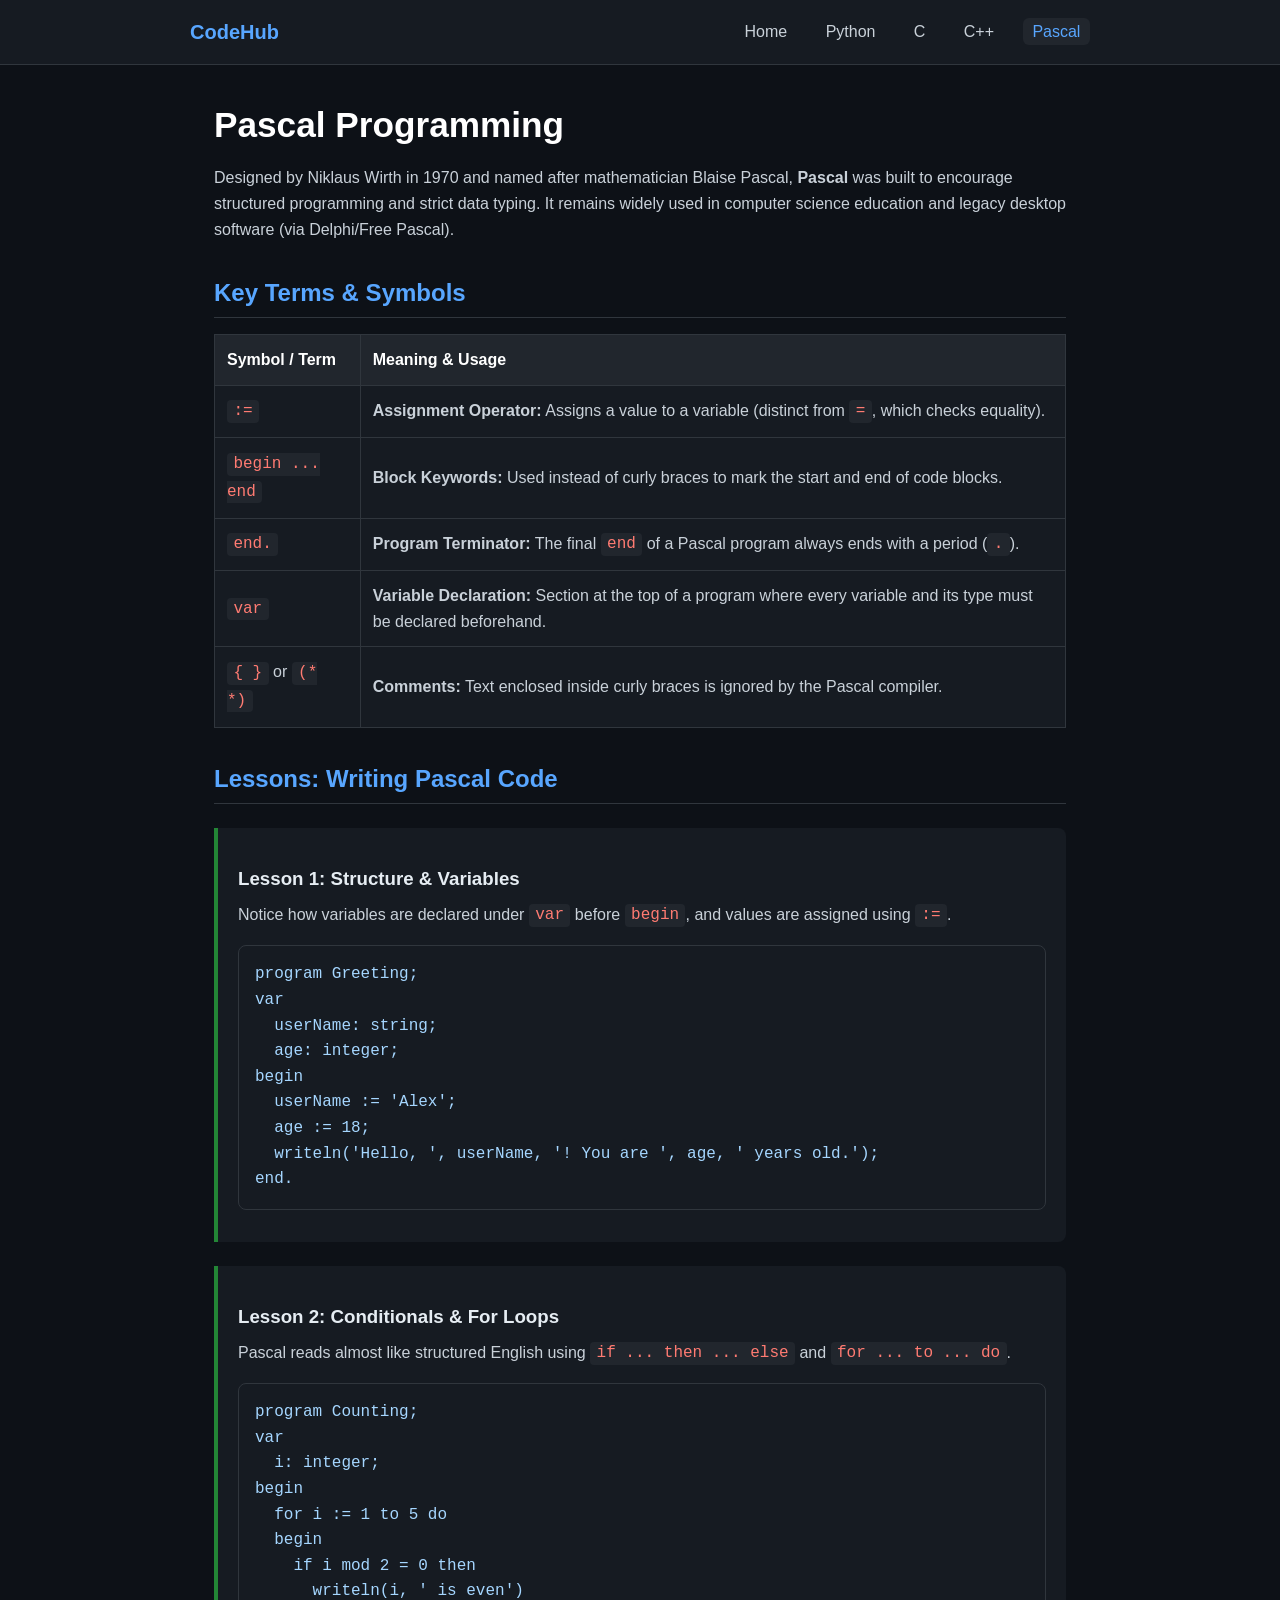
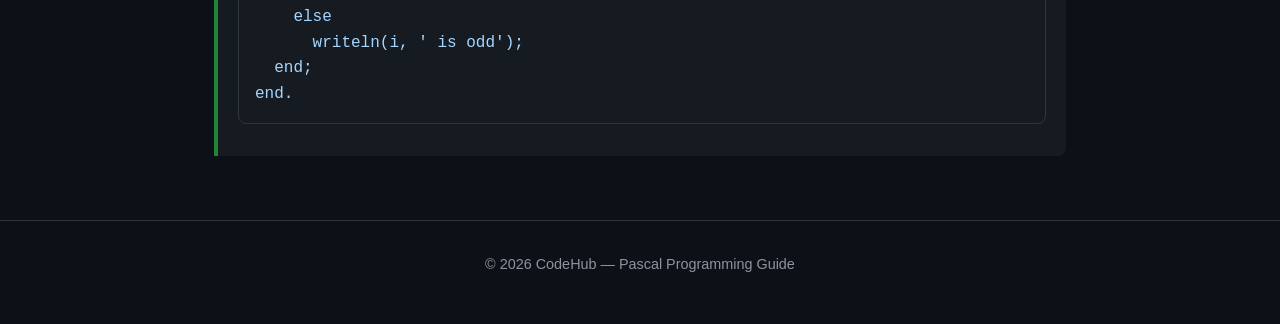
<file: pascal.html>
<!DOCTYPE html>
<html lang="en">
<head>
  <meta charset="UTF-8">
  <meta name="viewport" content="width=device-width, initial-scale=1.0">
  <title>Pascal Language | CodeHub</title>
  <link rel="stylesheet" href="style.css">
</head>
<body>
  <header>
    <nav>
      <a href="index.html" class="logo">CodeHub</a>
      <ul class="nav-links">
        <li><a href="index.html">Home</a></li>
        <li><a href="python.html">Python</a></li>
        <li><a href="c.html">C</a></li>
        <li><a href="cpp.html">C++</a></li>
        <li><a href="pascal.html" class="active">Pascal</a></li>
      </ul>
    </nav>
  </header>

  <main>
    <h1>Pascal Programming</h1>
    <p>Designed by Niklaus Wirth in 1970 and named after mathematician Blaise Pascal, <strong>Pascal</strong> was built to encourage structured programming and strict data typing. It remains widely used in computer science education and legacy desktop software (via Delphi/Free Pascal).</p>

    <h2>Key Terms &amp; Symbols</h2>
    <table>
      <tr>
        <th>Symbol / Term</th>
        <th>Meaning &amp; Usage</th>
      </tr>
      <tr>
        <td><code>:=</code></td>
        <td><strong>Assignment Operator:</strong> Assigns a value to a variable (distinct from <code>=</code>, which checks equality).</td>
      </tr>
      <tr>
        <td><code>begin ... end</code></td>
        <td><strong>Block Keywords:</strong> Used instead of curly braces to mark the start and end of code blocks.</td>
      </tr>
      <tr>
        <td><code>end.</code></td>
        <td><strong>Program Terminator:</strong> The final <code>end</code> of a Pascal program always ends with a period (<code>.</code>).</td>
      </tr>
      <tr>
        <td><code>var</code></td>
        <td><strong>Variable Declaration:</strong> Section at the top of a program where every variable and its type must be declared beforehand.</td>
      </tr>
      <tr>
        <td><code>{ }</code> or <code>(* *)</code></td>
        <td><strong>Comments:</strong> Text enclosed inside curly braces is ignored by the Pascal compiler.</td>
      </tr>
    </table>

    <h2>Lessons: Writing Pascal Code</h2>

    <div class="lesson-box">
      <h3>Lesson 1: Structure &amp; Variables</h3>
      <p>Notice how variables are declared under <code>var</code> before <code>begin</code>, and values are assigned using <code>:=</code>.</p>
      <pre><code>program Greeting;
var
  userName: string;
  age: integer;
begin
  userName := 'Alex';
  age := 18;
  writeln('Hello, ', userName, '! You are ', age, ' years old.');
end.</code></pre>
    </div>

    <div class="lesson-box">
      <h3>Lesson 2: Conditionals &amp; For Loops</h3>
      <p>Pascal reads almost like structured English using <code>if ... then ... else</code> and <code>for ... to ... do</code>.</p>
      <pre><code>program Counting;
var
  i: integer;
begin
  for i := 1 to 5 do
  begin
    if i mod 2 = 0 then
      writeln(i, ' is even')
    else
      writeln(i, ' is odd');
  end;
end.</code></pre>
    </div>
  </main>

  <footer>
    <p>&copy; 2026 CodeHub &mdash; Pascal Programming Guide</p>
  </footer>
</body>
</html>
</file>
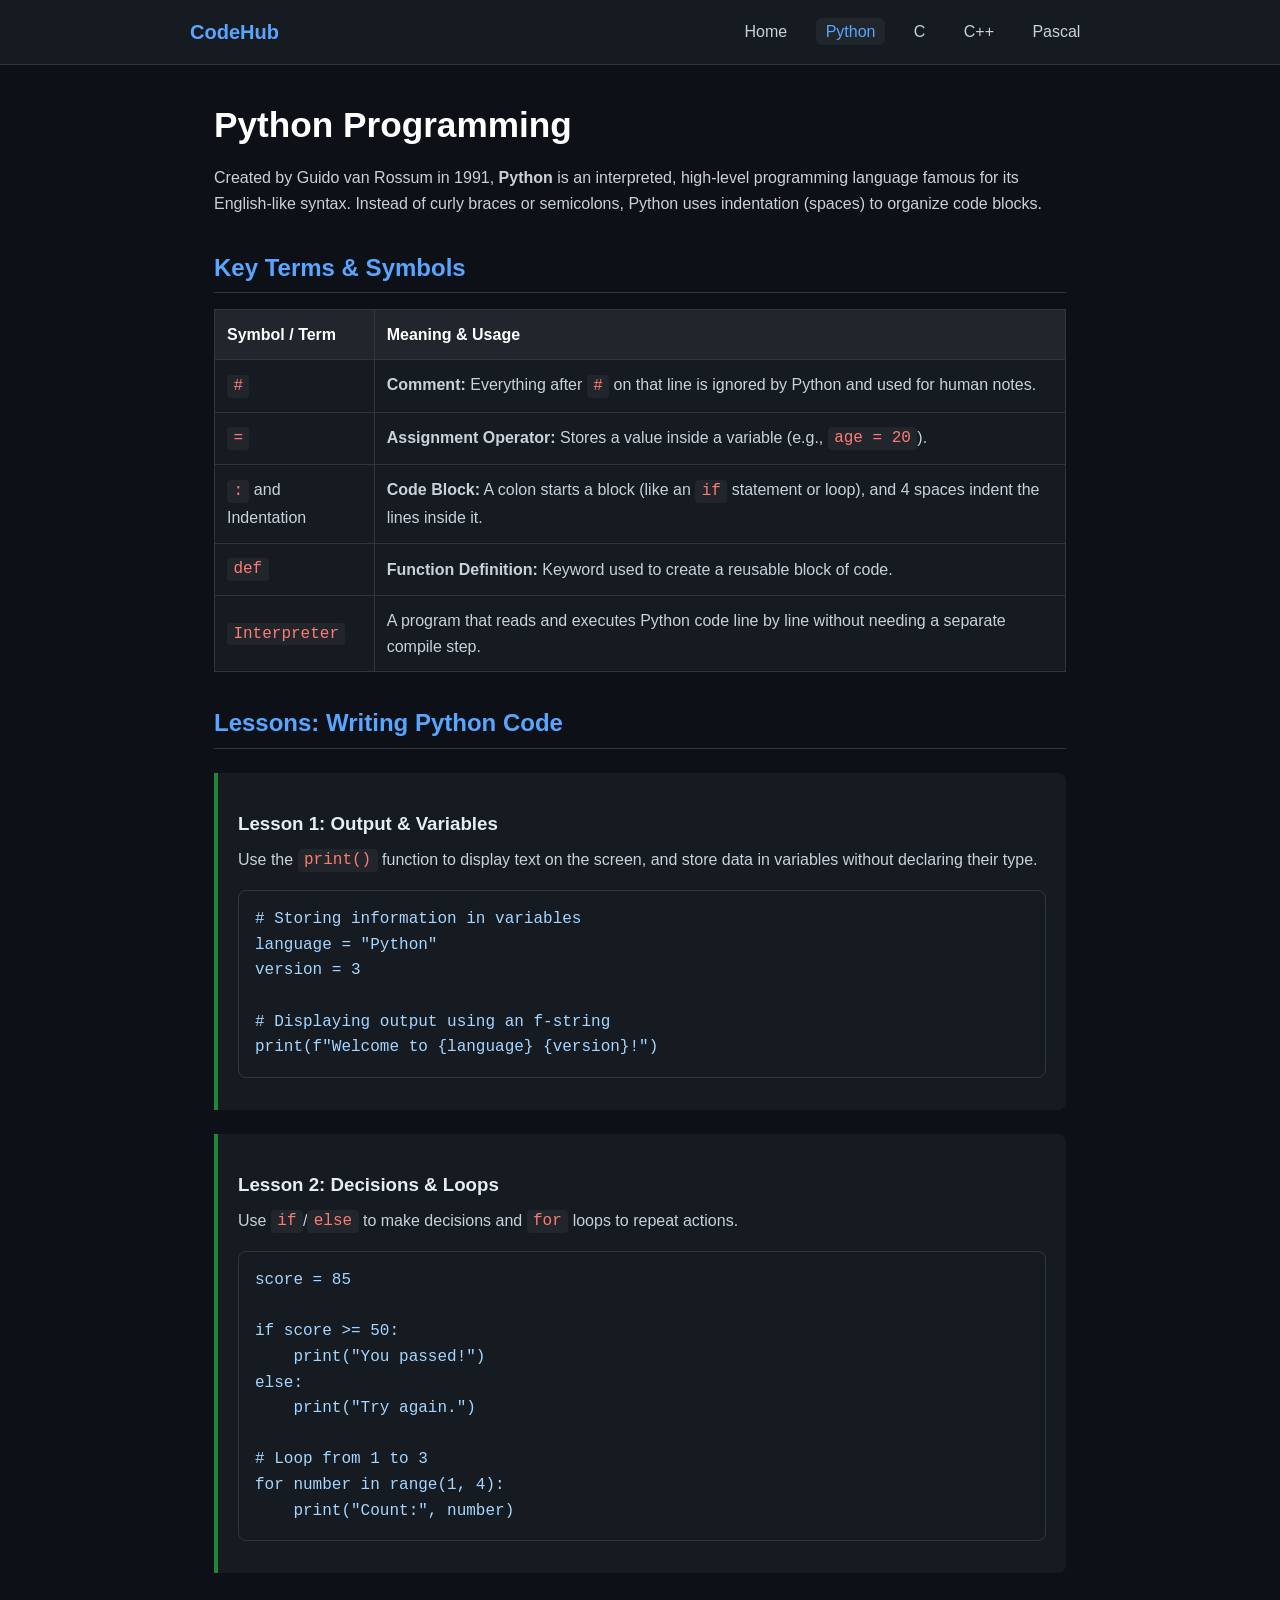
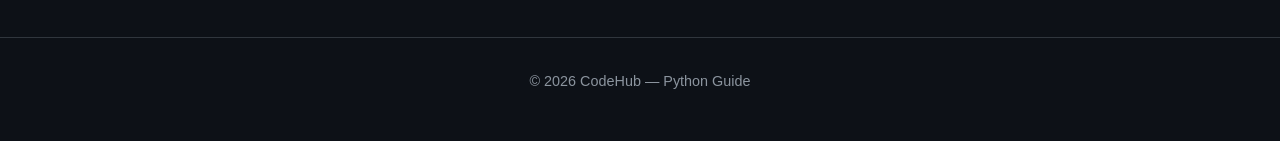
<file: python.html>
<!DOCTYPE html>
<html lang="en">
<head>
  <meta charset="UTF-8">
  <meta name="viewport" content="width=device-width, initial-scale=1.0">
  <title>Python | CodeHub</title>
  <link rel="stylesheet" href="style.css">
</head>
<body>
  <header>
    <nav>
      <a href="index.html" class="logo">CodeHub</a>
      <ul class="nav-links">
        <li><a href="index.html">Home</a></li>
        <li><a href="python.html" class="active">Python</a></li>
        <li><a href="c.html">C</a></li>
        <li><a href="cpp.html">C++</a></li>
        <li><a href="pascal.html">Pascal</a></li>
      </ul>
    </nav>
  </header>

  <main>
    <h1>Python Programming</h1>
    <p>Created by Guido van Rossum in 1991, <strong>Python</strong> is an interpreted, high-level programming language famous for its English-like syntax. Instead of curly braces or semicolons, Python uses indentation (spaces) to organize code blocks.</p>

    <h2>Key Terms &amp; Symbols</h2>
    <table>
      <tr>
        <th>Symbol / Term</th>
        <th>Meaning &amp; Usage</th>
      </tr>
      <tr>
        <td><code>#</code></td>
        <td><strong>Comment:</strong> Everything after <code>#</code> on that line is ignored by Python and used for human notes.</td>
      </tr>
      <tr>
        <td><code>=</code></td>
        <td><strong>Assignment Operator:</strong> Stores a value inside a variable (e.g., <code>age = 20</code>).</td>
      </tr>
      <tr>
        <td><code>:</code> and Indentation</td>
        <td><strong>Code Block:</strong> A colon starts a block (like an <code>if</code> statement or loop), and 4 spaces indent the lines inside it.</td>
      </tr>
      <tr>
        <td><code>def</code></td>
        <td><strong>Function Definition:</strong> Keyword used to create a reusable block of code.</td>
      </tr>
      <tr>
        <td><code>Interpreter</code></td>
        <td>A program that reads and executes Python code line by line without needing a separate compile step.</td>
      </tr>
    </table>

    <h2>Lessons: Writing Python Code</h2>

    <div class="lesson-box">
      <h3>Lesson 1: Output &amp; Variables</h3>
      <p>Use the <code>print()</code> function to display text on the screen, and store data in variables without declaring their type.</p>
      <pre><code># Storing information in variables
language = "Python"
version = 3

# Displaying output using an f-string
print(f"Welcome to {language} {version}!")</code></pre>
    </div>

    <div class="lesson-box">
      <h3>Lesson 2: Decisions &amp; Loops</h3>
      <p>Use <code>if</code>/<code>else</code> to make decisions and <code>for</code> loops to repeat actions.</p>
      <pre><code>score = 85

if score >= 50:
    print("You passed!")
else:
    print("Try again.")

# Loop from 1 to 3
for number in range(1, 4):
    print("Count:", number)</code></pre>
    </div>
  </main>

  <footer>
    <p>&copy; 2026 CodeHub &mdash; Python Guide</p>
  </footer>
</body>
</html>
</file>
<file: style.css>
* {
  box-sizing: border-box;
  margin: 0;
  padding: 0;
}

body {
  font-family: -apple-system, BlinkMacSystemFont, "Segoe UI", Roboto, Helvetica, Arial, sans-serif;
  line-height: 1.6;
  background-color: #0d1117;
  color: #c9d1d9;
}

header {
  background-color: #161b22;
  border-bottom: 1px solid #30363d;
  padding: 1rem 2rem;
  position: sticky;
  top: 0;
}

nav {
  max-width: 900px;
  margin: 0 auto;
  display: flex;
  flex-wrap: wrap;
  justify-content: space-between;
  align-items: center;
  gap: 1rem;
}

.logo {
  font-size: 1.25rem;
  font-weight: bold;
  color: #58a6ff;
  text-decoration: none;
}

.nav-links {
  list-style: none;
  display: flex;
  flex-wrap: wrap;
  gap: 1.2rem;
}

.nav-links a {
  color: #c9d1d9;
  text-decoration: none;
  font-weight: 500;
  padding: 0.3rem 0.6rem;
  border-radius: 6px;
}

.nav-links a:hover,
.nav-links a.active {
  background-color: #21262d;
  color: #58a6ff;
}

main {
  max-width: 900px;
  margin: 2rem auto;
  padding: 0 1.5rem;
}

h1 {
  color: #ffffff;
  font-size: 2.2rem;
  margin-bottom: 0.75rem;
}

h2 {
  color: #58a6ff;
  margin-top: 2rem;
  margin-bottom: 0.75rem;
  border-bottom: 1px solid #30363d;
  padding-bottom: 0.3rem;
}

h3 {
  color: #e6edf3;
  margin-top: 1.25rem;
  margin-bottom: 0.5rem;
}

p {
  margin-bottom: 1rem;
}

.card-grid {
  display: grid;
  grid-template-columns: repeat(auto-fit, minmax(200px, 1fr));
  gap: 1rem;
  margin-top: 1.5rem;
}

.card {
  background-color: #161b22;
  border: 1px solid #30363d;
  border-radius: 8px;
  padding: 1.25rem;
  text-decoration: none;
  color: #c9d1d9;
  display: block;
}

.card:hover {
  border-color: #58a6ff;
}

.card h3 {
  margin-top: 0;
  color: #58a6ff;
}

table {
  width: 100%;
  border-collapse: collapse;
  margin: 1rem 0;
  background-color: #161b22;
}

th, td {
  border: 1px solid #30363d;
  padding: 0.75rem;
  text-align: left;
}

th {
  background-color: #21262d;
  color: #ffffff;
}

code {
  background-color: #21262d;
  color: #ff7b72;
  padding: 0.15rem 0.4rem;
  border-radius: 4px;
  font-family: Consolas, Monaco, "Courier New", monospace;
}

pre {
  background-color: #161b22;
  border: 1px solid #30363d;
  border-radius: 8px;
  padding: 1rem;
  overflow-x: auto;
  margin: 1rem 0;
}

pre code {
  background: none;
  color: #a5d6ff;
  padding: 0;
}

.lesson-box {
  background-color: #161b22;
  border-left: 4px solid #238636;
  padding: 1rem 1.25rem;
  margin: 1.5rem 0;
  border-radius: 0 8px 8px 0;
}

footer {
  text-align: center;
  padding: 2rem;
  margin-top: 4rem;
  border-top: 1px solid #30363d;
  color: #8b949e;
  font-size: 0.9rem;
}
</file>
